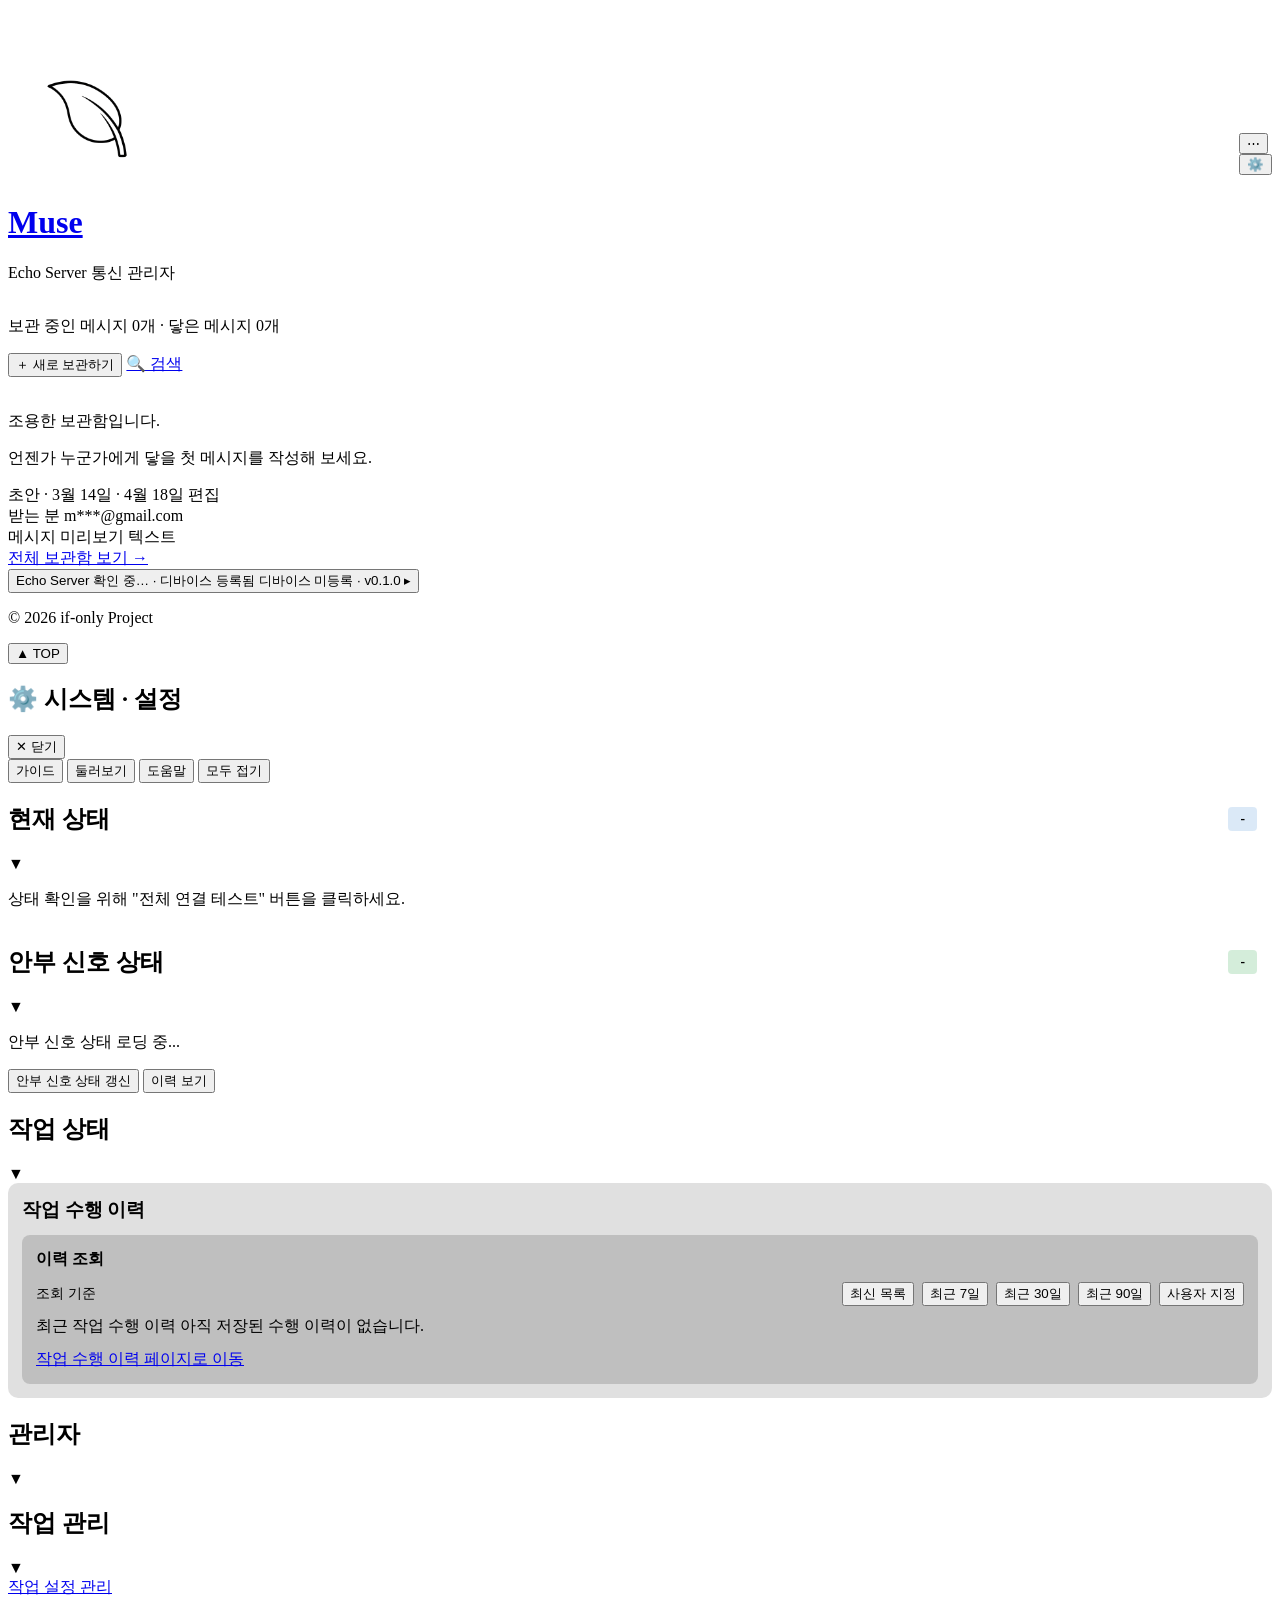
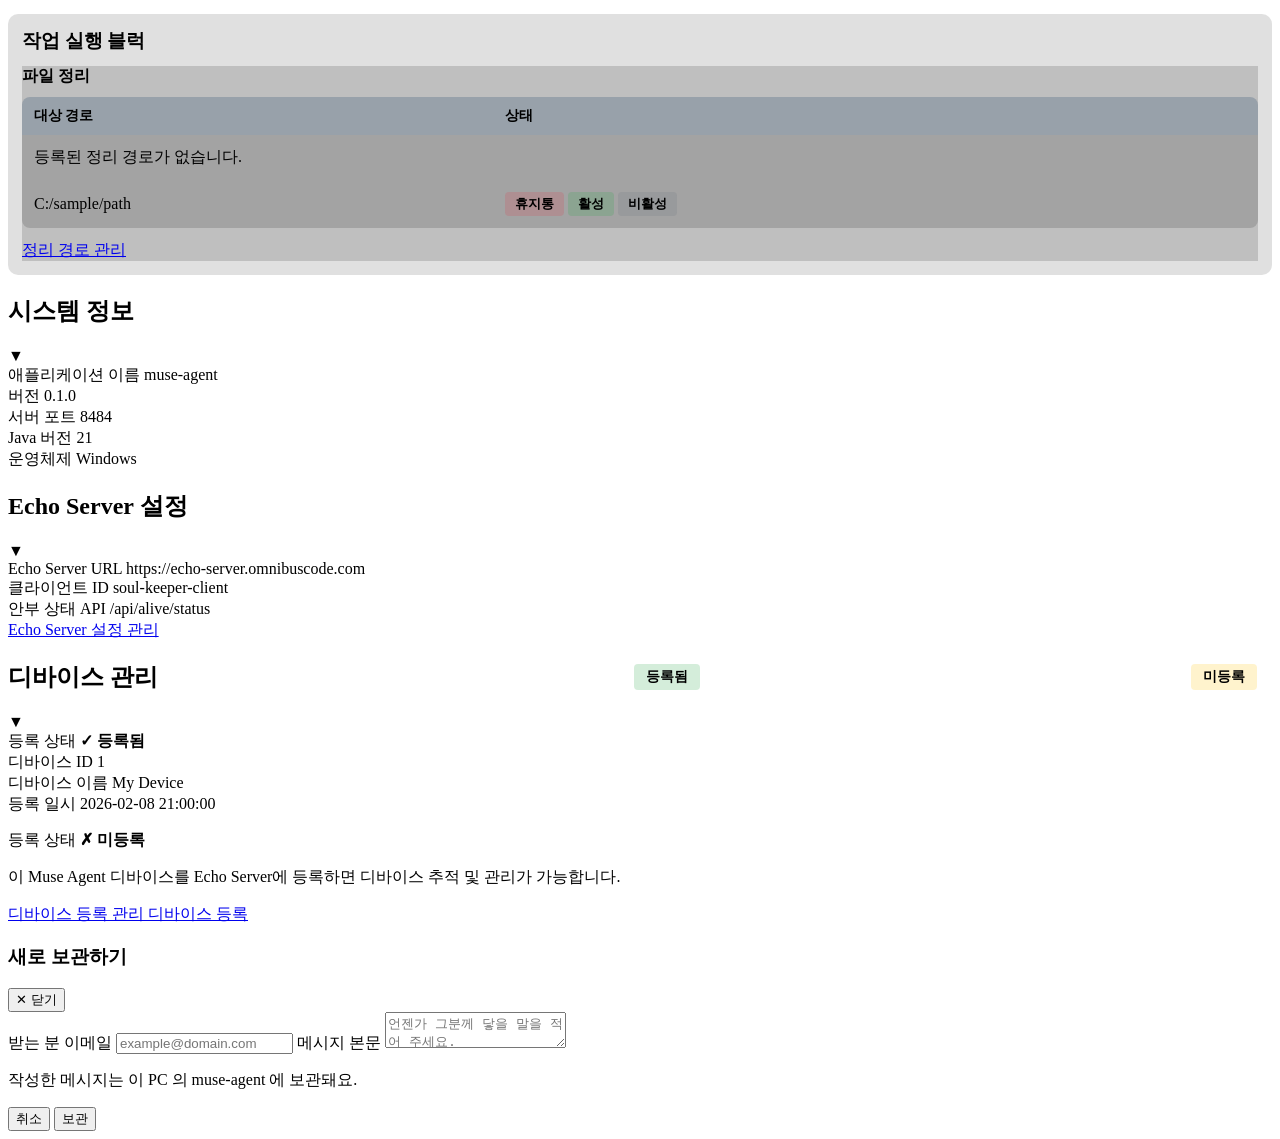
<file: src/main/resources/templates/index.html>
<!DOCTYPE html>
<html xmlns:th="http://www.thymeleaf.org" th:lang="${#locale.language}">
<head>
    <meta charset="UTF-8">
    <meta name="viewport" content="width=device-width, initial-scale=1.0">
    <title th:text="#{page.dashboard.title}">Muse Agent 대시보드</title>
    <link rel="stylesheet" th:href="@{/css/style.css}">
    <script>(function(){var t=localStorage.getItem('theme-preference');if(t)document.documentElement.dataset.theme=t;})()</script>
    <link rel="stylesheet" th:href="@{/vendor/driverjs/driver.css}">
    <link rel="icon" type="image/svg+xml" th:href="@{/img/muse-agent.svg(v=${appVersion})}">
    <link rel="icon" type="image/x-icon" th:href="@{/favicon.ico(v=${appVersion})}">
    <link rel="apple-touch-icon" th:href="@{/img/muse-brand.png(v=${appVersion})}">
</head>
<body>
    <div class="container">
        <header>
            <div style="display: flex; justify-content: space-between; align-items: center; flex-wrap: wrap; gap: 10px;">
                <div>
                    <h1 class="service-title">
                        <a href="/" class="service-title-brand">
                            <img th:src="@{/img/muse-agent.svg(v=${appVersion})}" src="/img/muse-agent.svg" alt="Muse" class="service-title-logo">
                            <span>Muse</span>
                        </a>
                    </h1>
                    <p class="subtitle" th:text="#{page.dashboard.subtitle}">Echo Server 통신 관리자</p>
                </div>
                <div class="muse-action-group">
                    <!-- 더보기 (⋯): 가이드 / 도움말 / 테마 / 언어 묶음. 클릭 시 확장. -->
                    <div class="muse-more-menu">
                        <button id="btnMoreMenu" type="button" class="btn btn-outline btn-sm muse-more-toggle"
                                onclick="toggleMoreMenu(event)"
                                th:attr="title=#{nav.more_menu.tooltip}"
                                title="더보기">⋯</button>
                        <div class="muse-more-dropdown" id="moreMenuDropdown" style="display:none;">
                            <a href="#" id="museThemeToggle" class="muse-more-item"
                               onclick="(function(){var cur=document.documentElement.dataset.theme==='dark'?'dark':'soft';var t=cur==='dark'?'soft':'dark';localStorage.setItem('theme-preference',t);if(t==='soft')document.documentElement.removeAttribute('data-theme');else document.documentElement.dataset.theme=t;fetch('/api/settings/theme',{method:'PUT',headers:{'Content-Type':'application/json'},body:JSON.stringify({theme:t})}).catch(function(){});})();closeMoreMenu();return false;"
                               th:text="#{nav.theme}">테마</a>
                            <div class="muse-more-divider"></div>
                            <a class="muse-more-item" th:href="@{''(lang='ko')}" onclick="closeMoreMenu()" th:text="#{nav.lang.ko}">한국어</a>
                            <a class="muse-more-item" th:href="@{''(lang='en')}" onclick="closeMoreMenu()" th:text="#{nav.lang.en}">EN</a>
                            <a class="muse-more-item" th:href="@{''(lang='ja')}" onclick="closeMoreMenu()" th:text="#{nav.lang.ja}">日本語</a>
                        </div>
                    </div>
                    <!-- ⚙️ 시스템 패널 토글 (단독 노출 유지) -->
                    <button id="btnSystemPanel" class="btn btn-outline btn-sm btn-system-panel" type="button"
                            onclick="toggleSystemPanel()"
                            th:attr="title=#{nav.system_panel.tooltip}"
                            title="시스템 · 설정">⚙️</button>
                </div>
            </div>
        </header>

        <main>
            <!-- Echo Note Hero (Phase 3) — 메인 = 잔잔한 물결 보관함 요약 뷰 -->
            <section class="echo-note-hero">
                <p class="echo-note-state-line">
                    <span th:text="#{page.dashboard.echo_note.state.holding(${echoNoteHoldingCount})}">보관 중인 메시지 0개</span>
                    <span class="echo-note-state-sep">·</span>
                    <span th:text="#{page.dashboard.echo_note.state.sent(${echoNoteSentCount})}">닿은 메시지 0개</span>
                </p>

                <div class="echo-note-actions">
                    <button type="button" class="btn btn-primary echo-note-btn-compose" onclick="openComposeModal()"
                            th:text="#{page.dashboard.echo_note.btn.compose}">＋ 새로 보관하기</button>
                    <a href="/echo-note?focus=search" class="btn btn-outline echo-note-btn-search"
                       th:text="#{page.dashboard.echo_note.btn.search}">🔍 검색</a>
                </div>

                <!-- 빈 보관함 -->
                <div th:if="${#lists.isEmpty(recentEchoNotes)}" class="echo-note-empty">
                    <img class="echo-note-empty-icon" th:src="@{/img/muse-agent.svg(v=${appVersion})}" alt="">
                    <p class="echo-note-empty-msg" th:text="#{page.dashboard.echo_note.empty}">조용한 보관함입니다.</p>
                    <p class="echo-note-empty-sub" th:text="#{page.dashboard.echo_note.empty.sub}">언젠가 누군가에게 닿을 첫 메시지를 작성해 보세요.</p>
                </div>

                <!-- 메시지 카드 목록 (최근 5건) -->
                <div th:unless="${#lists.isEmpty(recentEchoNotes)}" class="echo-note-messages">
                    <article th:each="msg : ${recentEchoNotes}"
                             class="echo-note-msg"
                             th:classappend="${msg.status == 'DRAFT' ? 'is-draft' : (msg.status == 'READY' ? 'is-ready' : 'is-sent')}"
                             th:attr="data-msg-id=${msg.id}"
                             th:onclick="'window.location.href=\'/echo-note?id=' + ${msg.id} + '\''">
                        <div class="echo-note-msg-top">
                            <span class="echo-note-marker"></span>
                            <span class="echo-note-status-label"
                                  th:text="${msg.status == 'DRAFT'} ? #{page.dashboard.echo_note.status.draft}
                                          : (${msg.status == 'READY'} ? #{page.dashboard.echo_note.status.ready}
                                          : #{page.dashboard.echo_note.status.sent})">초안</span>
                            <span th:if="${msg.status == 'SENT' and msg.sentAt != null}" class="echo-note-msg-date">
                                · <span th:text="${#temporals.format(msg.sentAt, 'M월 d일')}">3월 14일</span>
                            </span>
                            <span th:if="${msg.status == 'DRAFT' and msg.updatedAt != null}" class="echo-note-msg-date">
                                · <span th:text="${#temporals.format(msg.updatedAt, 'M월 d일 편집')}">4월 18일 편집</span>
                            </span>
                        </div>
                        <div class="echo-note-msg-recipient">
                            <span class="echo-note-msg-recipient-key" th:text="#{page.dashboard.echo_note.recipient_label}">받는 분</span>
                            <span class="echo-note-msg-recipient-mail"
                                  th:with="email=${msg.recipientEmail},atIdx=${email != null ? email.indexOf('@') : -1}"
                                  th:text="${atIdx > 0 ? email.substring(0,1) + '***' + email.substring(atIdx) : '—'}">m***@gmail.com</span>
                        </div>
                        <div class="echo-note-msg-preview" th:text="${#strings.abbreviate(msg.originalMessage, 100)}">메시지 미리보기 텍스트</div>
                    </article>

                    <div class="echo-note-see-all">
                        <a href="/echo-note" th:text="#{page.dashboard.echo_note.see_all}">전체 보관함 보기 →</a>
                    </div>
                </div>
            </section>

        </main>

        <!-- Phase 5a: footer 시스템 상태 한 줄. 정상 시 회색, 이상 시 자동 색 강화. 클릭 시 시스템 패널 열림. -->
        <footer class="muse-footer-bar">
            <button type="button" class="muse-footer-status" onclick="toggleSystemPanel()"
                    th:classappend="${deviceStatus.registered ? 'is-ok' : 'is-warn'}">
                <span class="muse-footer-dot" id="footerEchoDot"></span>
                <span id="footerEchoStatusText" th:text="#{page.dashboard.footer.echo_checking}">Echo Server 확인 중…</span>
                <span class="muse-footer-sep">·</span>
                <span th:if="${deviceStatus.registered}" th:text="#{page.dashboard.footer.device_registered}">디바이스 등록됨</span>
                <span th:unless="${deviceStatus.registered}" class="muse-footer-warn-text" th:text="#{page.dashboard.footer.device_not_registered}">디바이스 미등록</span>
                <span class="muse-footer-sep">·</span>
                <span>v<span th:text="${appVersion}">0.1.0</span></span>
                <span class="muse-footer-caret">▸</span>
            </button>
            <p class="muse-footer-copyright">&copy; 2026 if-only Project</p>
        </footer>
    </div>

    <!-- Floating TOP Button -->
    <button id="btnTop" class="btn-top" onclick="scrollToTop()" title="Go to top">&#9650; TOP</button>

    <!-- System Panel — Phase 2 이주 완료. 패널 내부에 5개 시스템 카드 (안부 신호/작업 이력/Echo Server 설정/디바이스/파일 정리/시스템 정보). -->
    <div id="museSystemPanelOverlay" class="muse-system-panel-overlay" aria-hidden="true"></div>
    <aside id="museSystemPanel" class="muse-system-panel" role="dialog"
           aria-labelledby="museSystemPanelTitle" aria-hidden="true">
        <div class="muse-system-panel-header">
            <h2 id="museSystemPanelTitle" th:text="#{nav.system_panel.title}">⚙️ 시스템 · 설정</h2>
            <button class="muse-system-panel-close" type="button" onclick="closeSystemPanel()"
                    th:text="#{nav.system_panel.close}">✕ 닫기</button>
        </div>

        <!-- 도구 줄 (sticky): 가이드 / 둘러보기 / 도움말 / 모두 접기 — 헤더 아래, 본문 위. -->
        <div class="muse-system-panel-tools">
            <button id="btnGuidePage" class="btn btn-outline btn-sm" type="button"
                onclick="location.href='/guide'"
                th:text="#{nav.guide}">가이드</button>
            <button id="btnStartGuide" class="btn btn-outline btn-sm" type="button"
                th:attr="data-help-title=#{tour.muse.guide.title},data-help-desc=#{tour.muse.guide.desc},data-help-placement='bottom'"
                th:text="#{nav.guide_start}">둘러보기</button>
            <button id="btnHelpMode" class="btn btn-outline btn-sm btn-help-toggle" type="button" data-help-toggle="true"
                th:attr="data-label-show=#{page.help.toggle.show},data-label-hide=#{page.help.toggle.hide}"
                th:text="#{page.help.toggle.show}">도움말</button>
            <button id="btnToggleAll" class="btn btn-sm muse-system-panel-toggle-all" type="button" onclick="toggleAllCards()"
                    th:attr="data-help-title=#{help.dashboard.collapse_toggle.title},data-help-desc=#{help.dashboard.collapse_toggle.desc},data-help-placement='bottom'"
                    th:text="#{page.dashboard.collapse_all}">모두 접기</button>
        </div>

        <div class="muse-system-panel-body">

            <!-- Status Section (Current Status) -->
            <section class="card collapsible-card" id="statusSection" data-card-id="current-status"
                th:attr="data-help-title=#{tour.muse.status.title},data-help-desc=#{tour.muse.status.desc},data-help-placement='bottom'">
                <div class="card-header" onclick="toggleCard('current-status')">
                    <div style="display: flex; justify-content: space-between; width: 100%; align-items: center;">
                        <h2 th:text="#{page.dashboard.section.current_status}">현재 상태</h2>
                        <span id="currentStatusBadge" style="background-color: rgba(74, 144, 217, 0.2); color: var(--primary-color); padding: 4px 12px; border-radius: 4px; font-size: 0.85rem; font-weight: 600; margin-right: 15px;">-</span>
                    </div>
                    <span class="collapse-icon">&#9660;</span>
                </div>
                <div class="card-content">
                <div id="statusContent" class="status-content">
                    <p class="status-message" th:text="#{page.dashboard.status_message}">상태 확인을 위해 "전체 연결 테스트" 버튼을 클릭하세요.</p>
                </div>
                </div>
            </section>

            <!-- Alive Status Section -->
            <section class="card collapsible-card" id="aliveStatusSection" data-card-id="alive-status"
                th:attr="data-help-title=#{tour.muse.alive.title},data-help-desc=#{tour.muse.alive.desc},data-help-placement='bottom'">
                <div class="card-header" onclick="toggleCard('alive-status')">
                    <div style="display: flex; justify-content: space-between; width: 100%; align-items: center;">
                        <h2 th:text="#{page.dashboard.section.alive_status}">안부 신호 상태</h2>
                        <span id="aliveStatusBadge" style="background-color: rgba(40, 167, 69, 0.2); color: var(--success-color); padding: 4px 12px; border-radius: 4px; font-size: 0.85rem; font-weight: 600; margin-right: 15px;">-</span>
                    </div>
                    <span class="collapse-icon">&#9660;</span>
                </div>
                <div class="card-content">
                <div id="aliveStatusContent" class="status-content">
                    <p class="status-message" th:text="#{page.dashboard.loading_alive}">안부 신호 상태 로딩 중...</p>
                </div>
                <div class="test-buttons" style="margin-top: 15px;">
                    <button id="btnRefreshAlive" class="btn btn-info" onclick="refreshAliveStatus()"
                            th:attr="data-help-title=#{help.dashboard.refresh_alive.title},data-help-desc=#{help.dashboard.refresh_alive.desc},data-help-placement='top'"
                            th:text="#{page.dashboard.btn.refresh_alive}">
                        안부 신호 상태 갱신
                    </button>
                    <button id="btnAliveHistory" class="btn btn-secondary" onclick="loadAliveHistory()"
                            th:attr="data-help-title=#{help.dashboard.alive_history.title},data-help-desc=#{help.dashboard.alive_history.desc},data-help-placement='top'"
                            th:text="#{page.dashboard.btn.view_history}">
                        이력 보기
                    </button>
                </div>
                <div id="aliveHistoryContent" class="hidden" style="margin-top: 15px;"></div>
                </div>
            </section>

            <!-- Task Status Section -->
            <section class="card collapsible-card" data-card-id="task-mgmt"
                th:attr="data-help-title=#{tour.muse.task_status.title},data-help-desc=#{tour.muse.task_status.desc},data-help-placement='bottom'">
                <div class="card-header" onclick="toggleCard('task-mgmt')">
                    <h2 th:text="#{page.dashboard.section.task_mgmt}">작업 상태</h2>
                    <span class="collapse-icon">&#9660;</span>
                </div>
                <div class="card-content" style="display: flex; flex-direction: column; gap: 14px;">
                    <div style="background-color: rgba(0, 0, 0, 0.12); border: 1px solid var(--border-color); border-radius: 10px; padding: 14px;">
                        <h3 style="margin: 0 0 12px; color: var(--text-primary);" th:text="#{page.dashboard.section.task_history}">작업 수행 이력</h3>
                        <div style="background-color: rgba(0,0,0,0.15); border-radius: 8px; padding: 14px;">
                            <h4 style="margin: 0 0 12px; color: var(--text-primary);" th:text="#{page.dashboard.section.task_history_lookup}">이력 조회</h4>
                            <div style="display: flex; justify-content: space-between; align-items: center; flex-wrap: wrap; gap: 10px; margin-bottom: 10px;">
                                <span id="taskHistorySummaryRange" style="color: var(--text-secondary); font-size: 0.9rem;" th:text="#{page.dashboard.task_summary.range_label}">조회 기준</span>
                                <div style="display: inline-flex; gap: 8px; flex-wrap: wrap;">
                                    <button id="taskSummaryPeriodLatest" type="button" class="btn btn-outline btn-sm" onclick="setTaskHistorySummaryMode('latest')" th:text="#{page.dashboard.task_summary.period_latest}">최신 목록</button>
                                    <button id="taskSummaryPeriod7" type="button" class="btn btn-outline btn-sm" onclick="setTaskHistorySummaryMode('range', 7)" th:text="#{page.dashboard.task_summary.period_7d}">최근 7일</button>
                                    <button id="taskSummaryPeriod30" type="button" class="btn btn-outline btn-sm" onclick="setTaskHistorySummaryMode('range', 30)" th:text="#{page.dashboard.task_summary.period_30d}">최근 30일</button>
                                    <button id="taskSummaryPeriod90" type="button" class="btn btn-outline btn-sm" onclick="setTaskHistorySummaryMode('range', 90)" th:text="#{page.dashboard.task_summary.period_90d}">최근 90일</button>
                                    <button id="taskSummaryPeriodCustom" type="button" class="btn btn-outline btn-sm" onclick="setTaskHistorySummaryMode('custom')" th:text="#{page.dashboard.task_summary.period_custom}">사용자 지정</button>
                                </div>
                            </div>
                            <div id="taskHistorySummaryCustomRange" style="display: none; margin-bottom: 10px;">
                                <div style="display: flex; flex-wrap: wrap; gap: 8px; align-items: end;">
                                    <div>
                                        <label for="taskSummaryCustomStart" style="display:block; color: var(--text-secondary); font-size: 0.82rem; margin-bottom: 4px;" th:text="#{page.dashboard.task_summary.custom_start}">시작일</label>
                                        <input id="taskSummaryCustomStart" type="date" style="padding: 8px; border-radius: 6px; background-color: rgba(0,0,0,0.2); color: var(--text-primary); border: 1px solid var(--border-color);" />
                                    </div>
                                    <div>
                                        <label for="taskSummaryCustomEnd" style="display:block; color: var(--text-secondary); font-size: 0.82rem; margin-bottom: 4px;" th:text="#{page.dashboard.task_summary.custom_end}">종료일</label>
                                        <input id="taskSummaryCustomEnd" type="date" style="padding: 8px; border-radius: 6px; background-color: rgba(0,0,0,0.2); color: var(--text-primary); border: 1px solid var(--border-color);" />
                                    </div>
                                    <button type="button" class="btn btn-secondary btn-sm" onclick="applyCustomTaskHistorySummaryRange()" th:text="#{page.dashboard.task_summary.apply}">적용</button>
                                </div>
                            </div>
                            <div id="taskHistorySummaryContent" class="info-grid">
                                <div class="info-item full-width">
                                    <span class="label" th:text="#{page.dashboard.js.task_history_title}">최근 작업 수행 이력</span>
                                    <span class="value" th:text="#{page.dashboard.task_summary.no_data}">아직 저장된 수행 이력이 없습니다.</span>
                                </div>
                            </div>
                            <div class="test-buttons" style="margin-top: 12px;">
                                          <a id="btnOpenTaskHistoryPage" href="/task-history" class="btn btn-primary"
                                              th:attr="data-help-title=#{tour.muse.task_history_page.title},data-help-desc=#{tour.muse.task_history_page.desc},data-help-placement='top'"
                                              th:text="#{page.dashboard.btn.open_task_history_page}">작업 수행 이력 페이지로 이동</a>
                            </div>
                        </div>
                    </div>
                </div>
            </section>

            <!-- Admin Section (groups System Info / Echo Config / Device Mgmt) -->
            <section class="card collapsible-card" data-card-id="admin">
                <div class="card-header" onclick="toggleCard('admin')">
                    <h2 th:text="#{page.dashboard.section.admin}">관리자</h2>
                    <span class="collapse-icon">&#9660;</span>
                </div>
                <div class="card-content admin-card-content">

            <!-- Task Management Section -->
            <section class="card collapsible-card" data-card-id="task-management"
                th:attr="data-help-title=#{tour.muse.task.title},data-help-desc=#{tour.muse.task.desc},data-help-placement='bottom'">
                <div class="card-header" onclick="toggleCard('task-management')">
                    <h2 th:text="#{page.dashboard.section.task_management}">작업 관리</h2>
                    <span class="collapse-icon">&#9660;</span>
                </div>
                <div class="card-content" style="display: flex; flex-direction: column; gap: 14px;">
                    <div class="test-buttons" style="margin-bottom: 2px;">
                        <a id="btnManageTaskSettings" href="/task-settings" class="btn btn-primary"
                           th:text="#{page.dashboard.btn.manage_task_settings}">작업 설정 관리</a>
                    </div>
                    <div style="background-color: rgba(0, 0, 0, 0.12); border: 1px solid var(--border-color); border-radius: 10px; padding: 14px;">
                        <h3 style="margin: 0 0 12px; color: var(--text-primary);" th:text="#{page.dashboard.section.task_bundle}">작업 실행 블럭</h3>
                        <div class="info-grid">
                            <div class="info-item full-width" style="background-color: rgba(0,0,0,0.15);">
                                <h4 style="margin: 0 0 10px; color: var(--text-primary);" th:text="#{page.dashboard.section.file_cleanup}">파일 정리</h4>
                                <div style="overflow-x: auto; margin-bottom: 12px;">
                                    <table style="width: 100%; border-collapse: collapse; background-color: rgba(0, 0, 0, 0.15); border-radius: 8px; overflow: hidden;">
                                        <thead>
                                            <tr style="background-color: rgba(74, 144, 217, 0.12);">
                                                <th style="text-align: left; padding: 10px 12px; color: var(--text-secondary); font-size: 0.85rem; text-transform: uppercase;" th:text="#{page.dashboard.label.target_path}">대상 경로</th>
                                                <th style="text-align: left; padding: 10px 12px; color: var(--text-secondary); font-size: 0.85rem; text-transform: uppercase;" th:text="#{page.dashboard.label.status}">상태</th>
                                            </tr>
                                        </thead>
                                        <tbody>
                                            <tr th:if="${#lists.isEmpty(cleanupPaths)}">
                                                <td colspan="2" style="padding: 12px; color: var(--text-secondary);" th:text="#{page.dashboard.msg.no_cleanup_paths}">등록된 정리 경로가 없습니다.</td>
                                            </tr>
                                            <tr th:each="path : ${cleanupPaths}" style="border-top: 1px solid var(--border-color);">
                                                <td style="padding: 12px; color: var(--text-primary); word-break: break-all;" th:text="${path.path}">C:/sample/path</td>
                                                <td style="padding: 12px;">
                                                    <span th:if="${path.cleanupStatus == 'TRASH'}" style="display: inline-block; background-color: rgba(220, 53, 69, 0.18); color: var(--danger-color); padding: 3px 10px; border-radius: 4px; font-size: 0.82rem; font-weight: 600;" th:text="#{page.dashboard.status.trash}">휴지통</span>
                                                    <span th:if="${path.cleanupStatus == 'ENABLED'}" style="display: inline-block; background-color: rgba(40, 167, 69, 0.2); color: var(--success-color); padding: 3px 10px; border-radius: 4px; font-size: 0.82rem; font-weight: 600;" th:text="#{page.dashboard.status.enabled}">활성</span>
                                                    <span th:if="${path.cleanupStatus == 'DISABLED'}" style="display: inline-block; background-color: rgba(108, 117, 125, 0.2); color: var(--secondary-color); padding: 3px 10px; border-radius: 4px; font-size: 0.82rem; font-weight: 600;" th:text="#{page.dashboard.status.disabled}">비활성</span>
                                                </td>
                                            </tr>
                                        </tbody>
                                    </table>
                                </div>
                                <a id="btnManageCleanup" href="/cleanup" class="btn btn-primary"
                                              th:attr="data-help-title=#{help.dashboard.cleanup.title},data-help-desc=#{help.dashboard.cleanup.desc},data-help-placement='top'"
                                   th:text="#{page.dashboard.btn.manage_cleanup}">정리 경로 관리</a>
                            </div>
                        </div>
                    </div>
                </div>
            </section>

            <!-- System Information Section -->
            <section class="card collapsible-card" data-card-id="system-info">
                <div class="card-header" onclick="toggleCard('system-info')">
                    <h2 th:text="#{page.dashboard.section.system_info}">시스템 정보</h2>
                    <span class="collapse-icon">&#9660;</span>
                </div>
                <div class="card-content">
                <div class="info-grid">
                    <div class="info-item">
                        <span class="label" th:text="#{page.dashboard.label.app_name}">애플리케이션 이름</span>
                        <span class="value" th:text="${appName}">muse-agent</span>
                    </div>
                    <div class="info-item">
                        <span class="label" th:text="#{page.dashboard.label.version}">버전</span>
                        <span class="value" th:text="${appVersion}">0.1.0</span>
                    </div>
                    <div class="info-item">
                        <span class="label" th:text="#{page.dashboard.label.server_port}">서버 포트</span>
                        <span class="value" th:text="${serverPort}">8484</span>
                    </div>
                    <div class="info-item">
                        <span class="label" th:text="#{page.dashboard.label.java_version}">Java 버전</span>
                        <span class="value" th:text="${javaVersion}">21</span>
                    </div>
                    <div class="info-item">
                        <span class="label" th:text="#{page.dashboard.label.os}">운영체제</span>
                        <span class="value" th:text="${osName}">Windows</span>
                    </div>
                </div>
                </div>
            </section>

            <!-- Echo Server Configuration Section -->
            <section class="card collapsible-card" data-card-id="echo-config"
                th:attr="data-help-title=#{tour.muse.echo_config.title},data-help-desc=#{tour.muse.echo_config.desc},data-help-placement='bottom'">
                <div class="card-header" onclick="toggleCard('echo-config')">
                    <h2 th:text="#{page.dashboard.section.echo_config}">Echo Server 설정</h2>
                    <span class="collapse-icon">&#9660;</span>
                </div>
                <div class="card-content">
                <div class="info-grid">
                    <div class="info-item full-width">
                        <span class="label" th:text="#{page.dashboard.label.echo_url}">Echo Server URL</span>
                        <span class="value">
                            <a class="value-link" th:href="${echoServerUrl}" th:text="${echoServerUrl}" target="_blank" rel="noopener noreferrer">https://echo-server.omnibuscode.com</a>
                        </span>
                    </div>
                    <div class="info-item">
                        <span class="label" th:text="#{page.dashboard.label.client_id}">클라이언트 ID</span>
                        <span class="value" th:text="${echoServerClientId}">soul-keeper-client</span>
                    </div>
                    <div class="info-item">
                        <span class="label" th:text="#{page.dashboard.label.alive_status_api}">안부 상태 API</span>
                        <span class="value">/api/alive/status</span>
                    </div>
                </div>

                <a id="btnManageEchoConfig" href="/echo-config" class="btn btn-primary" style="margin-top: 15px;"
                   th:text="#{page.dashboard.btn.manage_echo_config}">
                    Echo Server 설정 관리
                </a>
                </div>
            </section>

            <!-- Device Management Section -->
            <section class="card collapsible-card" data-card-id="device-mgmt"
                th:attr="data-help-title=#{tour.muse.device.title},data-help-desc=#{tour.muse.device.desc},data-help-placement='bottom',data-device-registered=${deviceStatus.registered}">
                <div class="card-header" onclick="toggleCard('device-mgmt')">
                    <div style="display: flex; justify-content: space-between; width: 100%; align-items: center;">
                        <h2 th:text="#{page.dashboard.section.device_mgmt}">디바이스 관리</h2>
                        <span id="deviceStatusBadge" th:if="${deviceStatus.registered}" style="background-color: rgba(40, 167, 69, 0.2); color: var(--success-color); padding: 4px 12px; border-radius: 4px; font-size: 0.85rem; font-weight: 600; margin-right: 15px;" th:text="#{page.dashboard.badge.registered}">등록됨</span>
                        <span id="deviceStatusBadge" th:unless="${deviceStatus.registered}" style="background-color: rgba(255, 193, 7, 0.2); color: var(--warning-color); padding: 4px 12px; border-radius: 4px; font-size: 0.85rem; font-weight: 600; margin-right: 15px;" th:text="#{page.dashboard.badge.not_registered}">미등록</span>
                    </div>
                    <span class="collapse-icon">&#9660;</span>
                </div>
                <div class="card-content">

                <!-- Device Registration Status -->
                <div th:if="${deviceStatus.registered}" class="info-grid" style="margin-bottom: 15px;">
                    <div class="info-item">
                        <span class="label" th:text="#{page.dashboard.label.reg_status}">등록 상태</span>
                        <span class="value" style="color: var(--success-color); font-weight: 600;">&#10003; <th:block th:text="#{page.dashboard.badge.registered}">등록됨</th:block></span>
                    </div>
                    <div class="info-item">
                        <span class="label" th:text="#{page.dashboard.label.device_id}">디바이스 ID</span>
                        <span class="value" th:text="${deviceStatus.deviceId}">1</span>
                    </div>
                    <div class="info-item">
                        <span class="label" th:text="#{page.dashboard.label.device_name}">디바이스 이름</span>
                        <span class="value" th:text="${deviceStatus.deviceName}">My Device</span>
                    </div>
                    <div class="info-item">
                        <span class="label" th:text="#{page.dashboard.label.registered_at}">등록 일시</span>
                        <span class="value" th:text="${#temporals.format(deviceStatus.registeredAt, 'yyyy-MM-dd HH:mm:ss')}">2026-02-08 21:00:00</span>
                    </div>
                </div>

                <div th:unless="${deviceStatus.registered}" style="margin-bottom: 15px;">
                    <div class="info-item" style="margin-bottom: 10px;">
                        <span class="label" th:text="#{page.dashboard.label.reg_status}">등록 상태</span>
                        <span class="value" style="color: var(--warning-color); font-weight: 600;">&#10007; <th:block th:text="#{page.dashboard.badge.not_registered}">미등록</th:block></span>
                    </div>
                    <p style="color: var(--text-secondary);" th:text="#{page.dashboard.msg.not_registered}">
                        이 Muse Agent 디바이스를 Echo Server에 등록하면 디바이스 추적 및 관리가 가능합니다.
                    </p>
                </div>

                <a id="btnDeviceManage" href="/device/register" class="btn btn-primary">
                    <span th:if="${deviceStatus.registered}" th:text="#{page.dashboard.btn.manage_device}">디바이스 등록 관리</span>
                    <span th:unless="${deviceStatus.registered}" th:text="#{page.dashboard.btn.register_device}">디바이스 등록</span>
                </a>
                </div>
            </section>

                </div>
            </section>
            <!-- /Admin Section -->

        </div>
    </aside>

    <!-- Compose Modal (Phase 3 — Echo Note 새 메시지 작성) -->
    <div id="composeModalOverlay" class="compose-modal-overlay" aria-hidden="true">
        <div class="compose-modal" role="dialog" aria-labelledby="composeModalTitle">
            <div class="compose-modal-head">
                <h3 id="composeModalTitle" th:text="#{page.dashboard.echo_note.compose.title}">새로 보관하기</h3>
                <button type="button" class="compose-modal-close" onclick="closeComposeModal()"
                        th:text="#{page.dashboard.echo_note.compose.close}">✕ 닫기</button>
            </div>
            <form class="compose-modal-body" onsubmit="event.preventDefault(); submitNewMessage();">
                <label for="composeRecipient" th:text="#{page.dashboard.echo_note.compose.recipient}">받는 분 이메일</label>
                <input type="email" id="composeRecipient" required
                       th:placeholder="#{page.dashboard.echo_note.compose.recipient_ph}" placeholder="example@domain.com" />

                <label for="composeMessage" th:text="#{page.dashboard.echo_note.compose.message}">메시지 본문</label>
                <textarea id="composeMessage" required
                          th:placeholder="#{page.dashboard.echo_note.compose.message_ph}" placeholder="언젠가 그분께 닿을 말을 적어 주세요."></textarea>

                <p class="compose-modal-hint" th:text="#{page.dashboard.echo_note.compose.hint}">
                    작성한 메시지는 이 PC 의 muse-agent 에 보관돼요.
                </p>
            </form>
            <div class="compose-modal-foot">
                <button type="button" class="btn btn-secondary" onclick="closeComposeModal()"
                        th:text="#{page.dashboard.echo_note.compose.cancel}">취소</button>
                <button type="button" class="btn btn-primary" onclick="submitNewMessage()"
                        th:text="#{page.dashboard.echo_note.compose.submit}">보관</button>
            </div>
        </div>
    </div>

    <script th:inline="javascript">
    /*<![CDATA[*/
    const I18N = {
        testing: /*[[#{page.dashboard.js.testing}]]*/ '테스트 중...',
        connected: /*[[#{page.dashboard.js.connected}]]*/ '연결됨',
        failed: /*[[#{page.dashboard.js.failed}]]*/ '실패',
        overallStatus: /*[[#{page.dashboard.js.overall_status}]]*/ '전체 상태',
        lastTest: /*[[#{page.dashboard.js.last_test}]]*/ '마지막 테스트',
        aliveStatusLabel: /*[[#{page.dashboard.js.alive_status_label}]]*/ '상태',
        lastConfirmed: /*[[#{page.dashboard.js.last_confirmed}]]*/ '마지막 확인',
        nextDeadline: /*[[#{page.dashboard.js.next_deadline}]]*/ '다음 데드라인',
        ttl: /*[[#{page.dashboard.js.ttl}]]*/ 'TTL',
        recentEvents: /*[[#{page.dashboard.js.recent_events}]]*/ '최근 안부 신호 이벤트',
        confirmTime: /*[[#{page.dashboard.js.confirm_time}]]*/ '확인 시각',
        source: /*[[#{page.dashboard.js.source}]]*/ '출처',
        noEvents: /*[[#{page.dashboard.js.no_events}]]*/ '최근 안부 신호 이벤트가 없습니다.',
        noTaskHistory: /*[[#{page.dashboard.js.no_task_history}]]*/ '아직 저장된 작업 수행 이력이 없습니다.',
        taskHistoryTitle: /*[[#{page.dashboard.js.task_history_title}]]*/ '최근 작업 수행 이력',
        taskColTask: /*[[#{page.dashboard.js.task_col_task}]]*/ '작업',
        taskColStatus: /*[[#{page.dashboard.js.task_col_status}]]*/ '결과',
        taskColRunAt: /*[[#{page.dashboard.js.task_col_run_at}]]*/ '실행 시각',
        taskColTarget: /*[[#{page.dashboard.js.task_col_target}]]*/ '대상 수',
        taskColSuccess: /*[[#{page.dashboard.js.task_col_success}]]*/ '성공',
        taskColFailure: /*[[#{page.dashboard.js.task_col_failure}]]*/ '실패',
        taskStatusSuccess: /*[[#{page.dashboard.js.task_status_success}]]*/ '성공',
        taskStatusFailed: /*[[#{page.dashboard.js.task_status_failed}]]*/ '실패',
        taskStatusSkipped: /*[[#{page.dashboard.js.task_status_skipped}]]*/ '건너뜀',
        taskFilterAll: /*[[#{page.dashboard.js.task_filter_all}]]*/ '전체',
        taskFilterGroup: /*[[#{page.dashboard.js.task_filter_group}]]*/ '그룹',
        taskFilterTaskKey: /*[[#{page.dashboard.js.task_filter_task_key}]]*/ '작업 키',
        taskFilterStatus: /*[[#{page.dashboard.js.task_filter_status}]]*/ '상태',
        taskFilterStartDate: /*[[#{page.dashboard.js.task_filter_start_date}]]*/ '시작일',
        taskFilterEndDate: /*[[#{page.dashboard.js.task_filter_end_date}]]*/ '종료일',
        taskFilterSortBy: /*[[#{page.dashboard.js.task_filter_sort_by}]]*/ '정렬 기준',
        taskFilterSortDir: /*[[#{page.dashboard.js.task_filter_sort_dir}]]*/ '정렬 방향',
        taskFilterLimit: /*[[#{page.dashboard.js.task_filter_limit}]]*/ '조회 수',
        taskFilterReset: /*[[#{page.dashboard.js.task_filter_reset}]]*/ '필터 초기화',
        taskSortCreatedAt: /*[[#{page.dashboard.js.task_sort_created_at}]]*/ '생성 시각',
        taskSortCompletedAt: /*[[#{page.dashboard.js.task_sort_completed_at}]]*/ '완료 시각',
        taskSortStartedAt: /*[[#{page.dashboard.js.task_sort_started_at}]]*/ '시작 시각',
        taskSortAsc: /*[[#{page.dashboard.js.task_sort_asc}]]*/ '오름차순',
        taskSortDesc: /*[[#{page.dashboard.js.task_sort_desc}]]*/ '내림차순',
        taskDetailTitle: /*[[#{page.dashboard.js.task_detail_title}]]*/ '작업 상세',
        taskDetailClose: /*[[#{page.dashboard.js.task_detail_close}]]*/ '닫기',
        taskDetailExecutionId: /*[[#{page.dashboard.js.task_detail_execution_id}]]*/ '실행 ID',
        taskDetailTaskGroup: /*[[#{page.dashboard.js.task_detail_task_group}]]*/ '작업 그룹',
        taskDetailTaskKey: /*[[#{page.dashboard.js.task_detail_task_key}]]*/ '작업 키',
        taskDetailTaskName: /*[[#{page.dashboard.js.task_detail_task_name}]]*/ '작업 이름',
        taskDetailStatus: /*[[#{page.dashboard.js.task_detail_status}]]*/ '상태',
        taskDetailTarget: /*[[#{page.dashboard.js.task_detail_target}]]*/ '대상 수',
        taskDetailSuccess: /*[[#{page.dashboard.js.task_detail_success}]]*/ '성공 수',
        taskDetailFailure: /*[[#{page.dashboard.js.task_detail_failure}]]*/ '실패 수',
        taskDetailStartedAt: /*[[#{page.dashboard.js.task_detail_started_at}]]*/ '시작 시각',
        taskDetailCompletedAt: /*[[#{page.dashboard.js.task_detail_completed_at}]]*/ '완료 시각',
        taskDetailCreatedAt: /*[[#{page.dashboard.js.task_detail_created_at}]]*/ '저장 시각',
        taskDetailError: /*[[#{page.dashboard.js.task_detail_error}]]*/ '오류 메시지',
        taskDetailMetadata: /*[[#{page.dashboard.js.task_detail_metadata}]]*/ '메타데이터',
        taskDetailEmpty: /*[[#{page.dashboard.js.task_detail_empty}]]*/ '없음',
        taskDetailSummarySuccess: /*[[#{page.dashboard.js.task_detail_summary_success}]]*/ '성공',
        taskDetailSummaryFailed: /*[[#{page.dashboard.js.task_detail_summary_failed}]]*/ '실패',
        taskDetailSummarySkipped: /*[[#{page.dashboard.js.task_detail_summary_skipped}]]*/ '건너뜀',
        taskDetailSummaryUnknown: /*[[#{page.dashboard.js.task_detail_summary_unknown}]]*/ '알 수 없음',
        taskSummaryRecentRuns: /*[[#{page.dashboard.task_summary.recent_runs}]]*/ '최근 조회 건수',
        taskSummaryLatestRunAt: /*[[#{page.dashboard.task_summary.latest_run_at}]]*/ '마지막 실행 시각',
        taskSummarySuccess: /*[[#{page.dashboard.task_summary.success}]]*/ '성공',
        taskSummaryFailed: /*[[#{page.dashboard.task_summary.failed}]]*/ '실패',
        taskSummarySkipped: /*[[#{page.dashboard.task_summary.skipped}]]*/ '건너뜀',
        taskSummaryRangeLabel: /*[[#{page.dashboard.task_summary.range_label}]]*/ '조회 기준',
        taskSummaryPeriodLatest: /*[[#{page.dashboard.task_summary.period_latest}]]*/ '최신 목록',
        taskSummaryPeriod7d: /*[[#{page.dashboard.task_summary.period_7d}]]*/ '최근 7일',
        taskSummaryPeriod30d: /*[[#{page.dashboard.task_summary.period_30d}]]*/ '최근 30일',
        taskSummaryPeriod90d: /*[[#{page.dashboard.task_summary.period_90d}]]*/ '최근 90일',
        taskSummaryPeriodCustom: /*[[#{page.dashboard.task_summary.period_custom}]]*/ '사용자 지정',
        taskSummaryCustomStart: /*[[#{page.dashboard.task_summary.custom_start}]]*/ '시작일',
        taskSummaryCustomEnd: /*[[#{page.dashboard.task_summary.custom_end}]]*/ '종료일',
        taskSummaryApply: /*[[#{page.dashboard.task_summary.apply}]]*/ '적용',
        taskSummaryCustomRangeRequired: /*[[#{page.dashboard.task_summary.custom_range_required}]]*/ '사용자 지정 기간은 시작일/종료일을 모두 입력해야 합니다.',
        taskSummaryCustomRangeInvalid: /*[[#{page.dashboard.task_summary.custom_range_invalid}]]*/ '시작일은 종료일보다 늦을 수 없습니다.',
        taskSummaryNoData: /*[[#{page.dashboard.task_summary.no_data}]]*/ '아직 저장된 수행 이력이 없습니다.',
        collapseAll: /*[[#{page.dashboard.collapse_all}]]*/ '모두 접기',
        expandAll: /*[[#{page.dashboard.expand_all}]]*/ '모두 펼치기',
    };

    // Phase 5a: footer 시스템 상태 한 줄
    window.MUSE_FOOTER_I18N = {
        echoChecking: /*[[#{page.dashboard.footer.echo_checking}]]*/ 'Echo Server 확인 중…',
        echoOk: /*[[#{page.dashboard.footer.echo_ok}]]*/ 'Echo Server 정상',
        echoError: /*[[#{page.dashboard.footer.echo_error}]]*/ 'Echo Server 연결 실패'
    };

    window.MUSE_TOUR_I18N = {
        dashboardTitle: /*[[#{tour.muse.dashboard.title}]]*/ 'Muse Agent 대시보드',
        dashboardDesc: /*[[#{tour.muse.dashboard.desc}]]*/ '로컬 에이전트 상태, 스케줄, 디바이스를 한 번에 관리합니다.',
        statusTitle: /*[[#{tour.muse.status.title}]]*/ '현재 상태',
        statusDesc: /*[[#{tour.muse.status.desc}]]*/ 'Echo Server 연동 결과와 연결 상태를 확인합니다.',
        aliveTitle: /*[[#{tour.muse.alive.title}]]*/ '안부 신호 상태',
        aliveDesc: /*[[#{tour.muse.alive.desc}]]*/ '안부 상태와 최근 이벤트를 점검할 수 있습니다.',
        taskTitle: /*[[#{tour.muse.task.title}]]*/ '작업 관리',
        taskDesc: /*[[#{tour.muse.task.desc}]]*/ '정리 경로와 실행 작업을 관리합니다.',
        echoConfigTitle: /*[[#{tour.muse.echo_config.title}]]*/ 'Echo Server 설정',
        echoConfigDesc: /*[[#{tour.muse.echo_config.desc}]]*/ '연결 정보와 Alive-Check 설정을 조정합니다.',
        deviceTitle: /*[[#{tour.muse.device.title}]]*/ '디바이스 등록',
        deviceDesc: /*[[#{tour.muse.device.desc}]]*/ '디바이스를 등록해 Echo Server 연계를 활성화합니다.',
        guideTitle: /*[[#{tour.muse.guide.title}]]*/ '가이드 다시 보기',
        guideDesc: /*[[#{tour.muse.guide.desc}]]*/ '언제든 이 버튼으로 투어를 다시 시작할 수 있습니다.',
        echoPageTitle: /*[[#{tour.muse.echo_page.title}]]*/ 'Echo Server 설정 화면',
        echoPageDesc: /*[[#{tour.muse.echo_page.desc}]]*/ '연결 정보 입력, 테스트, Alive-Check 주기 설정을 수행합니다.',
        envTitle: /*[[#{tour.muse.env.title}]]*/ '설정 문자열 붙여넣기',
        envDesc: /*[[#{tour.muse.env.desc}]]*/ '발급받은 설정 문자열을 붙여넣고 자동 파싱할 수 있습니다.',
        credentialTitle: /*[[#{tour.muse.credential.title}]]*/ '연결 정보 입력',
        credentialDesc: /*[[#{tour.muse.credential.desc}]]*/ 'URL, Client ID, Client Secret을 입력합니다.',
        saveTestTitle: /*[[#{tour.muse.save_test.title}]]*/ '저장 및 테스트',
        saveTestDesc: /*[[#{tour.muse.save_test.desc}]]*/ '입력값 저장 후 즉시 연결 테스트를 실행합니다.',
        intervalTitle: /*[[#{tour.muse.interval.title}]]*/ 'Alive-Check 주기',
        intervalDesc: /*[[#{tour.muse.interval.desc}]]*/ '폴링 주기와 임계 일수를 조절해 자동 실행 민감도를 설정합니다.',
        fullTestTitle: /*[[#{tour.muse.full_test.title}]]*/ '전체 연결 테스트',
        fullTestDesc: /*[[#{tour.muse.full_test.desc}]]*/ '현재 설정 기준으로 통신 상태를 검증합니다.',
        taskStatusTitle: /*[[#{tour.muse.task_status.title}]]*/ '작업 상태',
        taskStatusDesc: /*[[#{tour.muse.task_status.desc}]]*/ '최근 작업 실행 결과 요약과 상세 이력 페이지로 이동할 수 있어요.',
        collapseToggleTitle: /*[[#{tour.muse.collapse_toggle.title}]]*/ '모두 접기 / 펼치기',
        collapseToggleDesc: /*[[#{tour.muse.collapse_toggle.desc}]]*/ '시스템 패널 안 카드들을 한 번에 접거나 펼칩니다.',
        cleanupNavTitle: /*[[#{tour.muse.cleanup_nav.title}]]*/ '정리 경로 관리',
        cleanupNavDesc: /*[[#{tour.muse.cleanup_nav.desc}]]*/ 'cleanup 경로 등록·편집 페이지로 이동합니다.',
        taskHistoryNavTitle: /*[[#{tour.muse.task_history_nav.title}]]*/ '작업 수행 이력',
        taskHistoryNavDesc: /*[[#{tour.muse.task_history_nav.desc}]]*/ '모든 자동/수동 작업의 상세 실행 로그 페이지로 이동합니다.'
    };

    // ===== Language Menu Combo =====
    function toggleLangMenu(e) {
        if (e) { e.preventDefault(); e.stopPropagation(); }
        var ld = document.getElementById('langDropdown');
        if (ld) ld.style.display = ld.style.display === 'none' ? 'block' : 'none';
    }
    function closeLangMenu() {
        var ld = document.getElementById('langDropdown');
        if (ld) ld.style.display = 'none';
    }

    // 콤보 외부 영역 클릭/터치 시 드롭다운 닫기
    document.addEventListener('click', function(e) {
        if (!e.target.closest('.lang-menu-combo')) {
            closeLangMenu();
        }
    });
    /*]]>*/
    </script>
    <script th:src="@{/js/app.js}"></script>
    <script th:src="@{/vendor/driverjs/driver.js.iife.js}"></script>
    <script th:src="@{/js/onboarding-tour.js}"></script>
    <script th:src="@{/js/context-help.js}"></script>
</body>
</html>
</file>
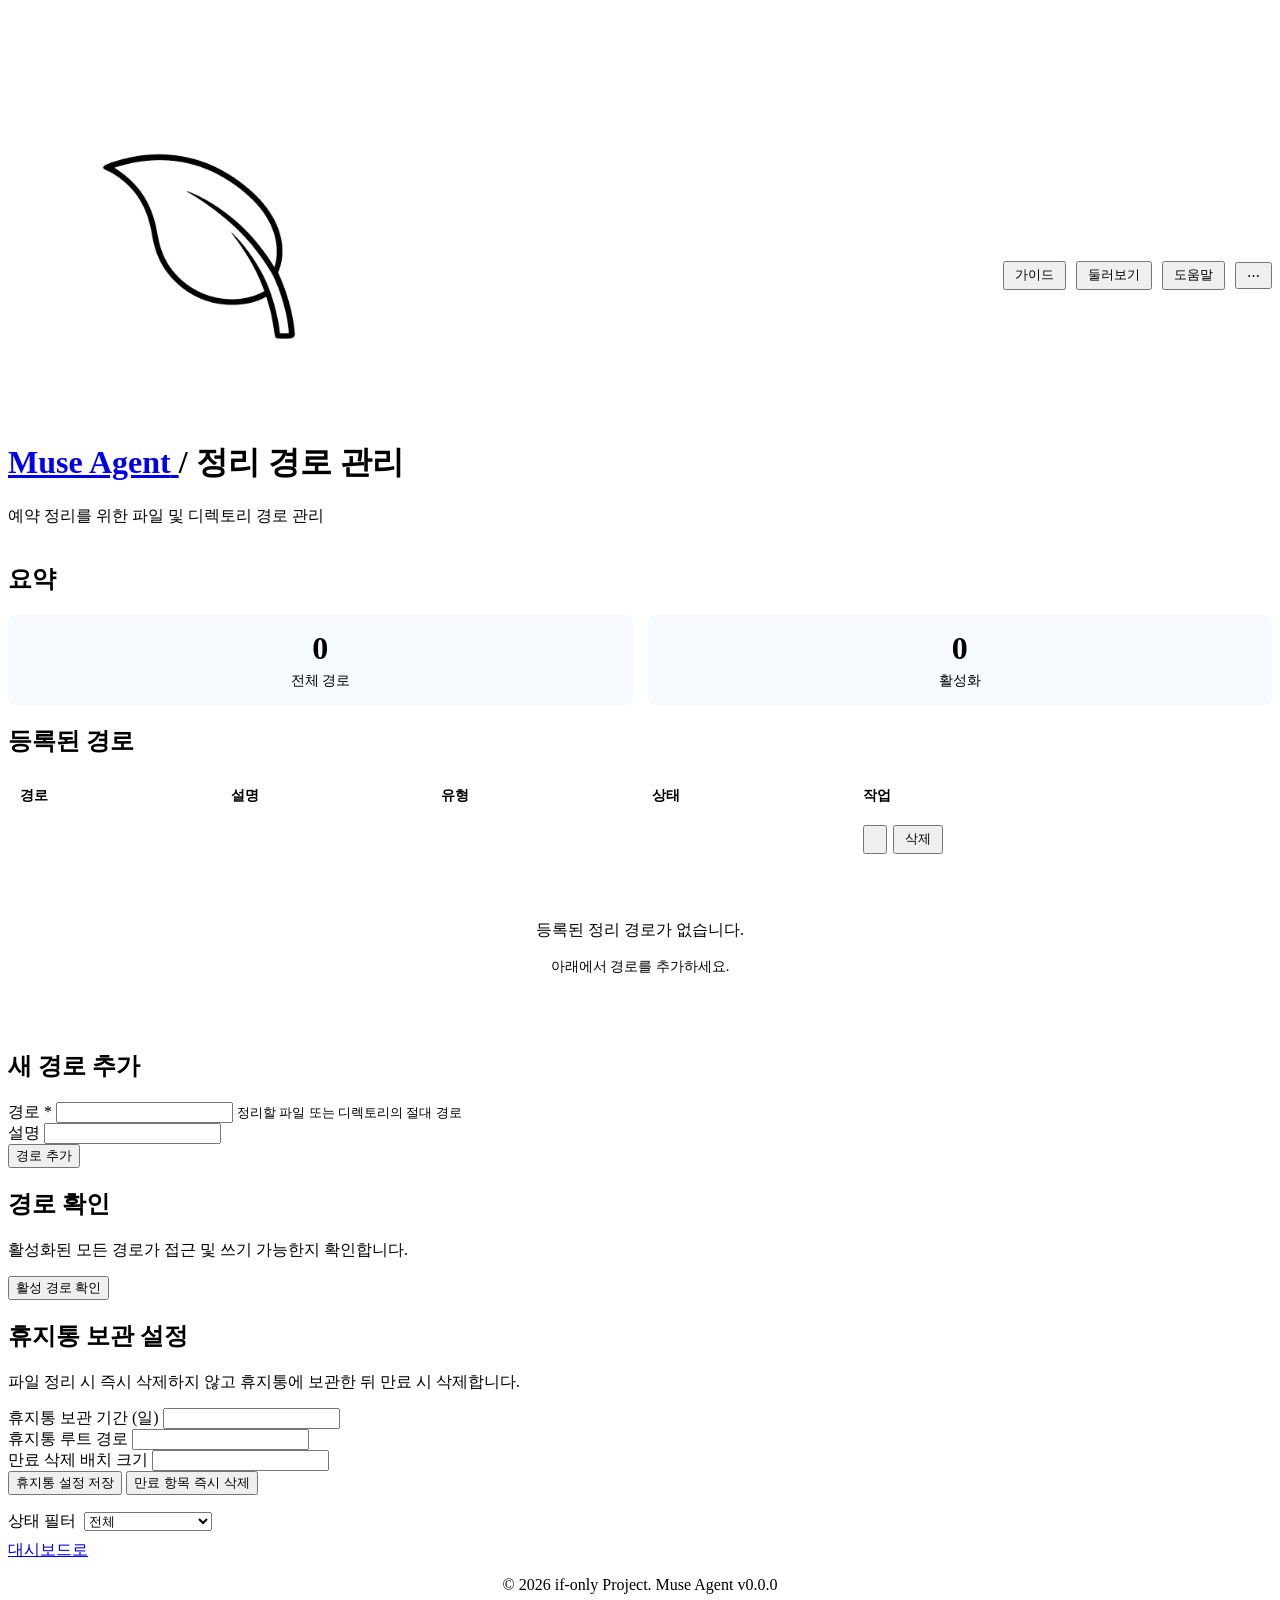
<file: src/main/resources/templates/cleanup.html>
<!DOCTYPE html>
<html xmlns:th="http://www.thymeleaf.org" th:lang="${#locale.language}">
<head>
    <meta charset="UTF-8">
    <meta name="viewport" content="width=device-width, initial-scale=1.0">
    <title th:text="#{page.cleanup.title}">정리 경로 관리</title>
    <link rel="stylesheet" th:href="@{/css/style.css}">
    <script>(function(){var t=localStorage.getItem('theme-preference');if(t)document.documentElement.dataset.theme=t;})()</script>
    <link rel="stylesheet" th:href="@{/vendor/driverjs/driver.css}">
    <link rel="icon" type="image/svg+xml" th:href="@{/img/muse-agent.svg(v=${appVersion})}">
    <link rel="icon" type="image/x-icon" th:href="@{/favicon.ico(v=${appVersion})}">
    <style>
        .path-table { width: 100%; border-collapse: collapse; margin-top: 15px; }
        .path-table th, .path-table td { padding: 10px 12px; text-align: left; border-bottom: 1px solid var(--border-color); }
        .path-table th { color: var(--text-secondary); font-weight: 600; font-size: 0.85rem; text-transform: uppercase; }
        .path-table td { font-size: 0.9rem; }
        .path-table tr:hover { background-color: rgba(74, 144, 217, 0.05); }
        .path-text { font-family: 'Consolas', monospace; word-break: break-all; }
        .badge { display: inline-block; padding: 3px 8px; border-radius: 4px; font-size: 0.75rem; font-weight: 600; }
        .badge-enabled { background-color: rgba(40, 167, 69, 0.2); color: var(--success-color); }
        .badge-disabled { background-color: rgba(108, 117, 125, 0.2); color: var(--secondary-color); }
        .badge-trash { background-color: rgba(220, 53, 69, 0.18); color: var(--danger-color); }
        .badge-file { background-color: rgba(23, 162, 184, 0.2); color: var(--info-color); }
        .badge-dir { background-color: rgba(255, 193, 7, 0.2); color: var(--warning-color); }
        .badge-unknown { background-color: rgba(108, 117, 125, 0.2); color: var(--secondary-color); }
        .btn-sm { padding: 4px 10px; font-size: 0.8rem; }
        .btn-toggle { cursor: pointer; border: none; background: none; }
        .action-group { display: flex; gap: 6px; }
        .empty-state { text-align: center; padding: 40px; color: var(--text-secondary); }
        .summary-grid { display: grid; grid-template-columns: repeat(auto-fit, minmax(150px, 1fr)); gap: 15px; }
        .summary-item { text-align: center; padding: 15px; background: rgba(74, 144, 217, 0.05); border-radius: 8px; }
        .summary-item .number { font-size: 2rem; font-weight: 700; color: var(--primary-color); }
        .summary-item .label { font-size: 0.85rem; color: var(--text-secondary); margin-top: 5px; }
    </style>
</head>
<body>
    <div class="container">
        <header>
            <div style="display: flex; justify-content: space-between; align-items: center; flex-wrap: wrap; gap: 10px;">
                <div>
                    <h1 class="service-title">
                        <a href="/" class="service-title-brand">
                            <img th:src="@{/img/muse-agent.svg(v=${appVersion})}" src="/img/muse-agent.svg" alt="Muse Agent" class="service-title-logo">
                            <span>Muse Agent</span>
                        </a>
                        <span class="service-title-divider">/</span>
                        <span th:text="#{page.cleanup.title}">정리 경로 관리</span>
                    </h1>
                    <p class="subtitle" th:text="#{page.cleanup.subtitle}">예약 정리를 위한 파일 및 디렉토리 경로 관리</p>
                </div>
                <div class="muse-action-group" style="display: flex; gap: 10px; align-items: center; flex-wrap: wrap;">
                    <button id="btnGuidePage" class="btn btn-outline btn-sm" type="button"
                        onclick="location.href='/guide'"
                        th:text="#{nav.guide}">가이드</button>
                    <button id="btnStartGuide" class="btn btn-outline btn-sm" type="button"
                        th:attr="data-help-title=#{tour.muse.guide.title},data-help-desc=#{tour.muse.guide.desc}"
                        th:text="#{nav.guide_start}">둘러보기</button>
                    <button id="btnHelpMode" class="btn btn-outline btn-sm btn-help-toggle" type="button" data-help-toggle="true"
                        th:attr="data-label-show=#{page.help.toggle.show},data-label-hide=#{page.help.toggle.hide}"
                        th:text="#{page.help.toggle.show}">도움말</button>
                    <div class="muse-more-menu">
                        <button type="button" class="btn btn-outline btn-sm muse-more-toggle"
                                onclick="toggleMoreMenu(event)"
                                th:attr="title=#{nav.more_menu.tooltip}"
                                title="더보기">⋯</button>
                        <div class="muse-more-dropdown" id="moreMenuDropdown" style="display:none;">
                            <a href="#" id="museThemeToggle" class="muse-more-item"
                               onclick="(function(){var cur=document.documentElement.dataset.theme==='dark'?'dark':'soft';var t=cur==='dark'?'soft':'dark';localStorage.setItem('theme-preference',t);if(t==='soft')document.documentElement.removeAttribute('data-theme');else document.documentElement.dataset.theme=t;fetch('/api/settings/theme',{method:'PUT',headers:{'Content-Type':'application/json'},body:JSON.stringify({theme:t})}).catch(function(){});})();closeMoreMenu();return false;"
                               th:text="#{nav.theme}">테마</a>
                            <div class="muse-more-divider"></div>
                            <a class="muse-more-item" th:href="@{''(lang='ko')}" onclick="closeMoreMenu()" th:text="#{nav.lang.ko}">한국어</a>
                            <a class="muse-more-item" th:href="@{''(lang='en')}" onclick="closeMoreMenu()" th:text="#{nav.lang.en}">EN</a>
                            <a class="muse-more-item" th:href="@{''(lang='ja')}" onclick="closeMoreMenu()" th:text="#{nav.lang.ja}">日本語</a>
                        </div>
                    </div>
                </div>
            </div>
        </header>

        <main>
            <!-- Summary -->
            <section class="card" id="cleanupSummarySection"
                th:attr="data-help-title=#{help.cleanup.summary.title},data-help-desc=#{help.cleanup.summary.desc},data-help-placement='bottom'">
                <h2 th:text="#{page.cleanup.section.summary}">요약</h2>
                <div class="summary-grid">
                    <div class="summary-item">
                        <div class="number" id="totalCount" th:text="${#lists.size(cleanupPaths)}">0</div>
                        <div class="label" th:text="#{page.cleanup.label.total_paths}">전체 경로</div>
                    </div>
                    <div class="summary-item">
                        <div class="number" id="enabledCount" th:text="${enabledCount}">0</div>
                        <div class="label" th:text="#{page.cleanup.label.enabled}">활성화</div>
                    </div>
                </div>
            </section>

            <!-- Path List -->
            <section class="card" id="cleanupPathsSection"
                th:attr="data-help-title=#{help.cleanup.paths.title},data-help-desc=#{help.cleanup.paths.desc},data-help-placement='bottom'">
                <h2 th:text="#{page.cleanup.section.paths}">등록된 경로</h2>
                <div id="pathListContainer">
                    <table class="path-table" th:if="${!#lists.isEmpty(cleanupPaths)}">
                        <thead>
                            <tr>
                                <th th:text="#{page.cleanup.col.path}">경로</th>
                                <th th:text="#{page.cleanup.col.description}">설명</th>
                                <th th:text="#{page.cleanup.col.type}">유형</th>
                                <th th:text="#{page.cleanup.col.status}">상태</th>
                                <th th:text="#{page.cleanup.col.actions}">작업</th>
                            </tr>
                        </thead>
                        <tbody id="pathTableBody">
                            <tr th:each="p : ${cleanupPaths}">
                                <td class="path-text" th:text="${p.path}"></td>
                                <td th:text="${p.description ?: '-'}"></td>
                                <td>
                                    <span class="badge" th:classappend="${p.pathType == 'FILE'} ? 'badge-file' : (${p.pathType == 'DIRECTORY'} ? 'badge-dir' : 'badge-unknown')" th:text="${p.pathType}"></span>
                                </td>
                                <td>
                                    <span class="badge"
                                        th:classappend="${p.cleanupStatus == 'TRASH'} ? 'badge-trash' : (${p.cleanupStatus == 'ENABLED'} ? 'badge-enabled' : 'badge-disabled')"
                                        th:text="${p.cleanupStatus == 'TRASH'} ? #{page.cleanup.badge.trash} : (${p.cleanupStatus == 'ENABLED'} ? #{page.cleanup.badge.enabled} : #{page.cleanup.badge.disabled})"></span>
                                </td>
                                <td>
                                    <div class="action-group">
                                        <button class="btn btn-sm" th:classappend="${p.enabled} ? 'btn-secondary' : 'btn-primary'" th:onclick="'togglePath(' + ${p.id} + ')'" th:text="${p.enabled} ? #{page.cleanup.btn.disable} : #{page.cleanup.btn.enable}"></button>
                                        <button class="btn btn-sm btn-danger" th:onclick="'deletePath(' + ${p.id} + ')'" th:text="#{page.cleanup.btn.delete}">삭제</button>
                                    </div>
                                </td>
                            </tr>
                        </tbody>
                    </table>
                    <div class="empty-state" th:if="${#lists.isEmpty(cleanupPaths)}">
                        <p th:text="#{page.cleanup.empty.title}">등록된 정리 경로가 없습니다.</p>
                        <p style="margin-top: 8px; font-size: 0.9rem;" th:text="#{page.cleanup.empty.subtitle}">아래에서 경로를 추가하세요.</p>
                    </div>
                </div>
            </section>

            <!-- Add New Path -->
            <section class="card" id="addPathSection"
                th:attr="data-help-title=#{help.cleanup.add.title},data-help-desc=#{help.cleanup.add.desc},data-help-placement='bottom'">
                <h2 th:text="#{page.cleanup.section.add}">새 경로 추가</h2>
                <form id="addPathForm" class="form-container" onsubmit="event.preventDefault(); addPath();">
                    <div class="form-group">
                        <label for="newPath" class="form-label" th:text="#{page.cleanup.label.path}">경로 *</label>
                        <input type="text" id="newPath" class="form-input" th:placeholder="#{page.cleanup.ph.path}" required
                            th:attr="data-help-title=#{help.cleanup.path_input.title},data-help-desc=#{help.cleanup.path_input.desc},data-help-placement='right'">
                        <small class="form-help" th:text="#{page.cleanup.help.path}">정리할 파일 또는 디렉토리의 절대 경로</small>
                    </div>
                    <div class="form-group">
                        <label for="newDescription" class="form-label" th:text="#{page.cleanup.label.description}">설명</label>
                        <input type="text" id="newDescription" class="form-input" th:placeholder="#{page.cleanup.ph.description}"
                            th:attr="data-help-title=#{help.cleanup.description_input.title},data-help-desc=#{help.cleanup.description_input.desc},data-help-placement='right'">
                    </div>
                    <div class="button-group">
                        <button type="submit" id="btnAdd" class="btn btn-primary"
                            th:attr="data-help-title=#{help.cleanup.add_submit.title},data-help-desc=#{help.cleanup.add_submit.desc},data-help-placement='top'"
                            th:text="#{page.cleanup.btn.add}">경로 추가</button>
                    </div>
                </form>
            </section>

            <!-- Verify Paths -->
            <section class="card" id="verifyPathsSection"
                th:attr="data-help-title=#{help.cleanup.verify.title},data-help-desc=#{help.cleanup.verify.desc},data-help-placement='bottom'">
                <h2 th:text="#{page.cleanup.section.verify}">경로 확인</h2>
                <p style="margin-bottom: 15px; color: var(--text-secondary);" th:text="#{page.cleanup.msg.verify}">
                    활성화된 모든 경로가 접근 및 쓰기 가능한지 확인합니다.
                </p>
                <button class="btn btn-info" id="btnVerify" onclick="verifyPaths()"
                    th:attr="data-help-title=#{help.cleanup.verify_btn.title},data-help-desc=#{help.cleanup.verify_btn.desc},data-help-placement='top'"
                    th:text="#{page.cleanup.btn.verify}">활성 경로 확인</button>
                <div id="verifyResult" style="margin-top: 15px;" class="hidden"></div>
            </section>

            <!-- Cleanup Trash Settings -->
            <section class="card" id="trashSettingsSection"
                th:attr="data-help-title=#{help.cleanup.trash.title},data-help-desc=#{help.cleanup.trash.desc},data-help-placement='bottom'">
                <h2 th:text="#{page.cleanup.section.trash}">휴지통 보관 설정</h2>
                <p style="margin-bottom: 15px; color: var(--text-secondary);" th:text="#{page.cleanup.msg.trash}">
                    파일 정리 시 즉시 삭제하지 않고 휴지통에 보관한 뒤 만료 시 삭제합니다.
                </p>
                <form id="trashSettingsForm" class="form-container" onsubmit="event.preventDefault(); saveTrashSettings();">
                    <div class="form-group">
                        <label for="trashRetentionDays" class="form-label" th:text="#{page.cleanup.label.trash_retention_days}">휴지통 보관 기간 (일)</label>
                        <input type="number" id="trashRetentionDays" class="form-input" min="1" step="1" required
                            th:attr="data-help-title=#{help.cleanup.retention_input.title},data-help-desc=#{help.cleanup.retention_input.desc},data-help-placement='right'">
                    </div>
                    <div class="form-group">
                        <label for="trashRootPath" class="form-label" th:text="#{page.cleanup.label.trash_root_path}">휴지통 루트 경로</label>
                        <input type="text" id="trashRootPath" class="form-input" required
                            th:attr="data-help-title=#{help.cleanup.root_input.title},data-help-desc=#{help.cleanup.root_input.desc},data-help-placement='right'">
                    </div>
                    <div class="form-group">
                        <label for="trashPurgeBatchSize" class="form-label" th:text="#{page.cleanup.label.trash_purge_batch}">만료 삭제 배치 크기</label>
                        <input type="number" id="trashPurgeBatchSize" class="form-input" min="1" step="1" required
                            th:attr="data-help-title=#{help.cleanup.batch_input.title},data-help-desc=#{help.cleanup.batch_input.desc},data-help-placement='right'">
                    </div>
                    <div class="button-group">
                        <button type="submit" id="btnSaveTrashSettings" class="btn btn-primary"
                            th:attr="data-help-title=#{help.cleanup.save_trash.title},data-help-desc=#{help.cleanup.save_trash.desc},data-help-placement='top'"
                            th:text="#{page.cleanup.btn.save_trash_settings}">휴지통 설정 저장</button>
                        <button type="button" id="btnPurgeTrashNow" class="btn btn-danger" onclick="purgeTrashNow()"
                            th:attr="data-help-title=#{help.cleanup.purge_now.title},data-help-desc=#{help.cleanup.purge_now.desc}"
                            th:text="#{page.cleanup.btn.purge_now}">만료 항목 즉시 삭제</button>
                    </div>
                </form>
                <div id="trashStats" style="margin-top: 16px; color: var(--text-secondary);"></div>
                <div style="margin-top: 16px;">
                    <div style="display: flex; align-items: center; gap: 8px; margin-bottom: 8px;">
                        <label for="trashStatusFilter" class="form-label" style="margin: 0;" th:text="#{page.cleanup.label.trash_status_filter}">상태 필터</label>
                        <select id="trashStatusFilter" class="form-input" style="max-width: 220px;" onchange="loadTrashItems()"
                            th:attr="data-help-title=#{help.cleanup.status_filter.title},data-help-desc=#{help.cleanup.status_filter.desc},data-help-placement='right'">
                            <option value="" th:text="#{page.cleanup.filter.all}">전체</option>
                            <option value="MOVED">MOVED</option>
                            <option value="DELETE_FAILED">DELETE_FAILED</option>
                            <option value="RESTORED">RESTORED</option>
                            <option value="DELETED">DELETED</option>
                        </select>
                    </div>
                    <div id="trashItemsContainer"></div>
                </div>
            </section>

            <!-- Result Section -->
            <section class="card hidden" id="resultSection">
                <div id="resultContent" class="result-content"></div>
            </section>
        </main>

        <footer>
            <div class="button-group" style="justify-content: center;">
                <a href="/" class="btn btn-secondary" th:text="#{page.cleanup.btn.back}">대시보드로</a>
            </div>
            <p style="text-align: center; margin-top: 15px;">&copy; 2026 if-only Project. Muse Agent v<span th:text="${appVersion}">0.0.0</span></p>
        </footer>
    </div>

    <script th:inline="javascript">
    /*<![CDATA[*/
    const I18N = {
        noPath: /*[[#{page.cleanup.js.no_path}]]*/ '경로를 입력하세요',
        pathAdded: /*[[#{page.cleanup.js.path_added}]]*/ '경로가 추가되었습니다',
        pathDeleted: /*[[#{page.cleanup.js.path_deleted}]]*/ '경로가 삭제되었습니다',
        confirmDelete: /*[[#{page.cleanup.js.confirm_delete}]]*/ '이 정리 경로를 삭제하시겠습니까?',
        processing: /*[[#{page.cleanup.js.processing}]]*/ '처리 중...',
        yes: /*[[#{page.cleanup.js.yes}]]*/ '예',
        no: /*[[#{page.cleanup.js.no}]]*/ '아니오',
        trashSettingsSaved: /*[[#{page.cleanup.js.trash_settings_saved}]]*/ '휴지통 설정이 저장되었습니다',
        trashStatsTitle: /*[[#{page.cleanup.js.trash_stats_title}]]*/ '휴지통 현황',
        trashMovedCount: /*[[#{page.cleanup.js.trash_moved_count}]]*/ '보관중',
        trashDeletedCount: /*[[#{page.cleanup.js.trash_deleted_count}]]*/ '삭제완료',
        trashFailedCount: /*[[#{page.cleanup.js.trash_failed_count}]]*/ '삭제실패',
        trashPurgeCandidates: /*[[#{page.cleanup.js.trash_purge_candidates}]]*/ '만료대상',
        trashRetentionDays: /*[[#{page.cleanup.js.trash_retention_days}]]*/ '보관기간(일)',
        trashRootPath: /*[[#{page.cleanup.js.trash_root_path}]]*/ '루트경로',
        trashItemsTitle: /*[[#{page.cleanup.js.trash_items_title}]]*/ '휴지통 항목',
        trashNoItems: /*[[#{page.cleanup.js.trash_no_items}]]*/ '조회된 휴지통 항목이 없습니다',
        trashColOriginalPath: /*[[#{page.cleanup.js.trash_col_original_path}]]*/ '원래 경로',
        trashColTrashPath: /*[[#{page.cleanup.js.trash_col_trash_path}]]*/ '휴지통 경로',
        trashColStatus: /*[[#{page.cleanup.js.trash_col_status}]]*/ '상태',
        trashColMovedAt: /*[[#{page.cleanup.js.trash_col_moved_at}]]*/ '이동 시각',
        trashColExpireAt: /*[[#{page.cleanup.js.trash_col_expire_at}]]*/ '만료 시각',
        trashColError: /*[[#{page.cleanup.js.trash_col_error}]]*/ '오류',
        trashColAction: /*[[#{page.cleanup.js.trash_col_action}]]*/ '작업',
        trashRestore: /*[[#{page.cleanup.js.trash_restore}]]*/ '복원',
        trashRestoreDone: /*[[#{page.cleanup.js.trash_restore_done}]]*/ '휴지통 항목이 복원되었습니다',
        trashRestoreConfirm: /*[[#{page.cleanup.js.trash_restore_confirm}]]*/ '이 휴지통 항목을 원래 경로로 복원하시겠습니까?',
        trashRestoredCount: /*[[#{page.cleanup.js.trash_restored_count}]]*/ '복원완료',
        trashPurgeDone: /*[[#{page.cleanup.js.trash_purge_done}]]*/ '휴지통 만료 삭제가 완료되었습니다'
    };
    window.MUSE_TOUR_I18N = {
        guideTitle: /*[[#{tour.muse.guide.title}]]*/ '가이드 다시 보기',
        guideDesc: /*[[#{tour.muse.guide.desc}]]*/ '언제든 이 버튼으로 투어를 다시 시작할 수 있습니다.',
        cleanupPageTitle: /*[[#{tour.muse.cleanup_page.title}]]*/ '정리 경로 관리 화면',
        cleanupPageDesc: /*[[#{tour.muse.cleanup_page.desc}]]*/ '자동 정리 대상 경로와 휴지통 보관 설정을 관리합니다.',
        cleanupSummaryTitle: /*[[#{tour.muse.cleanup_summary.title}]]*/ '정리 요약',
        cleanupSummaryDesc: /*[[#{tour.muse.cleanup_summary.desc}]]*/ '등록된 경로 수와 활성화 상태를 빠르게 확인합니다.',
        cleanupPathsTitle: /*[[#{tour.muse.cleanup_paths.title}]]*/ '등록된 경로 목록',
        cleanupPathsDesc: /*[[#{tour.muse.cleanup_paths.desc}]]*/ '자동 정리 대상 경로를 확인하고 활성화 또는 삭제할 수 있습니다.',
        cleanupAddTitle: /*[[#{tour.muse.cleanup_add.title}]]*/ '새 경로 추가',
        cleanupAddDesc: /*[[#{tour.muse.cleanup_add.desc}]]*/ '정리할 파일 또는 디렉토리의 절대 경로를 새로 등록합니다.',
        cleanupVerifyTitle: /*[[#{tour.muse.cleanup_verify.title}]]*/ '경로 검증',
        cleanupVerifyDesc: /*[[#{tour.muse.cleanup_verify.desc}]]*/ '활성화된 경로가 현재 접근 가능한지 미리 검증합니다.',
        cleanupTrashTitle: /*[[#{tour.muse.cleanup_trash.title}]]*/ '휴지통 설정',
        cleanupTrashDesc: /*[[#{tour.muse.cleanup_trash.desc}]]*/ '보관 기간, 휴지통 위치, 만료 삭제 배치를 조정합니다.'
    };
    /*]]>*/
    </script>
    <script th:src="@{/js/cleanup.js}"></script>
    <script th:src="@{/vendor/driverjs/driver.js.iife.js}"></script>
    <script th:src="@{/js/more-menu.js}"></script>
    <script th:src="@{/js/onboarding-tour.js}"></script>
    <script th:src="@{/js/context-help.js}"></script>
</body>
</html>
</file>
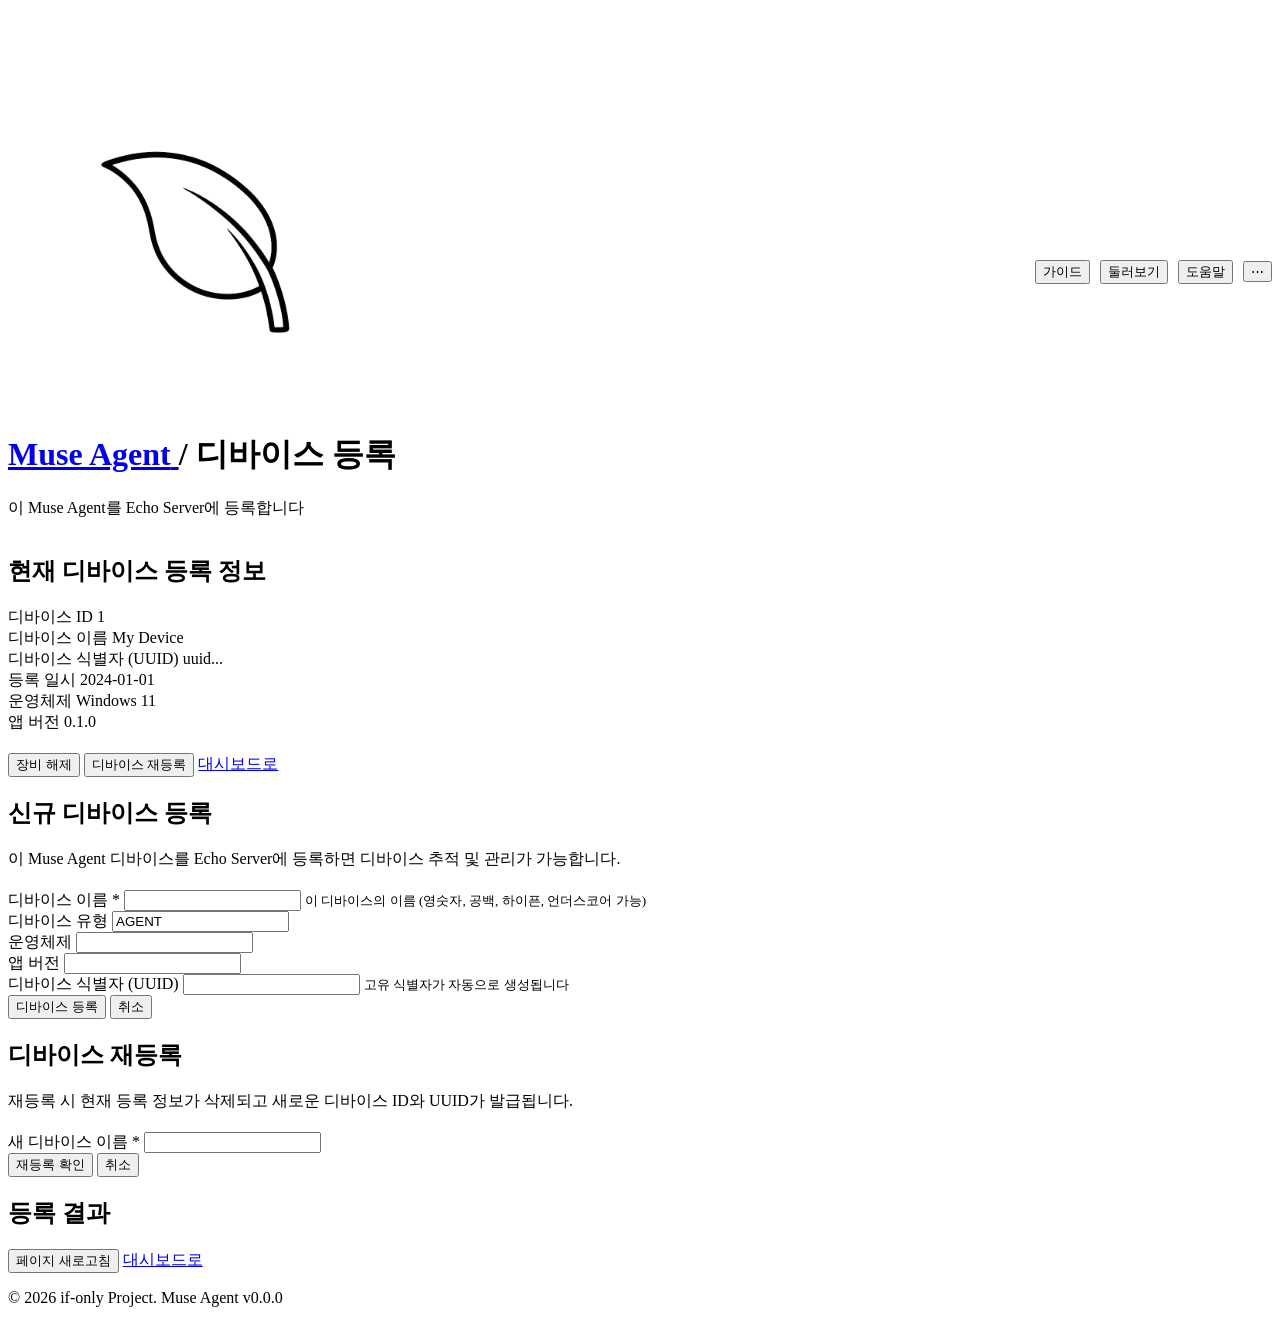
<file: src/main/resources/templates/device-register.html>
<!DOCTYPE html>
<html xmlns:th="http://www.thymeleaf.org" th:lang="${#locale.language}">
<head>
    <meta charset="UTF-8">
    <meta name="viewport" content="width=device-width, initial-scale=1.0">
    <title th:text="#{page.device.title}">디바이스 등록</title>
    <link rel="stylesheet" th:href="@{/css/style.css}">
    <script>(function(){var t=localStorage.getItem('theme-preference');if(t)document.documentElement.dataset.theme=t;})()</script>
    <link rel="stylesheet" th:href="@{/vendor/driverjs/driver.css}">
    <link rel="icon" type="image/svg+xml" th:href="@{/img/muse-agent.svg(v=${appVersion})}">
    <link rel="icon" type="image/x-icon" th:href="@{/favicon.ico(v=${appVersion})}">
</head>
<body>
    <div class="container">
        <header>
            <div style="display: flex; justify-content: space-between; align-items: center; flex-wrap: wrap; gap: 10px;">
                <div>
                    <h1 class="service-title">
                        <a href="/" class="service-title-brand">
                            <img th:src="@{/img/muse-agent.svg(v=${appVersion})}" src="/img/muse-agent.svg" alt="Muse Agent" class="service-title-logo">
                            <span>Muse Agent</span>
                        </a>
                        <span class="service-title-divider">/</span>
                        <span th:text="#{page.device.title}">디바이스 등록</span>
                    </h1>
                    <p class="subtitle" th:text="#{page.device.subtitle}">이 Muse Agent를 Echo Server에 등록합니다</p>
                </div>
                <div class="muse-action-group" style="display: flex; gap: 10px; align-items: center; flex-wrap: wrap;">
                    <button id="btnGuidePage" class="btn btn-outline btn-sm" type="button"
                        onclick="location.href='/guide'"
                        th:text="#{nav.guide}">가이드</button>
                    <button id="btnStartGuide" class="btn btn-outline btn-sm" type="button"
                        th:attr="data-help-title=#{tour.muse.guide.title},data-help-desc=#{tour.muse.guide.desc}"
                        th:text="#{nav.guide_start}">둘러보기</button>
                    <button id="btnHelpMode" class="btn btn-outline btn-sm btn-help-toggle" type="button" data-help-toggle="true"
                        th:attr="data-label-show=#{page.help.toggle.show},data-label-hide=#{page.help.toggle.hide}"
                        th:text="#{page.help.toggle.show}">도움말</button>
                    <div class="muse-more-menu">
                        <button type="button" class="btn btn-outline btn-sm muse-more-toggle"
                                onclick="toggleMoreMenu(event)"
                                th:attr="title=#{nav.more_menu.tooltip}"
                                title="더보기">⋯</button>
                        <div class="muse-more-dropdown" id="moreMenuDropdown" style="display:none;">
                            <a href="#" id="museThemeToggle" class="muse-more-item"
                               onclick="(function(){var cur=document.documentElement.dataset.theme==='dark'?'dark':'soft';var t=cur==='dark'?'soft':'dark';localStorage.setItem('theme-preference',t);if(t==='soft')document.documentElement.removeAttribute('data-theme');else document.documentElement.dataset.theme=t;fetch('/api/settings/theme',{method:'PUT',headers:{'Content-Type':'application/json'},body:JSON.stringify({theme:t})}).catch(function(){});})();closeMoreMenu();return false;"
                               th:text="#{nav.theme}">테마</a>
                            <div class="muse-more-divider"></div>
                            <a class="muse-more-item" th:href="@{''(lang='ko')}" onclick="closeMoreMenu()" th:text="#{nav.lang.ko}">한국어</a>
                            <a class="muse-more-item" th:href="@{''(lang='en')}" onclick="closeMoreMenu()" th:text="#{nav.lang.en}">EN</a>
                            <a class="muse-more-item" th:href="@{''(lang='ja')}" onclick="closeMoreMenu()" th:text="#{nav.lang.ja}">日本語</a>
                        </div>
                    </div>
                </div>
            </div>
        </header>

        <main>
            <!-- Current Registration Status (shown if registered) -->
            <section class="card" id="currentRegistrationSection" th:if="${deviceStatus.registered}"
                th:attr="data-help-title=#{help.device.current.title},data-help-desc=#{help.device.current.desc},data-help-placement='bottom'">
                <h2 th:text="#{page.device.section.current}">현재 디바이스 등록 정보</h2>
                <div class="info-grid">
                    <div class="info-item">
                        <span class="label" th:text="#{page.device.label.device_id}">디바이스 ID</span>
                        <span class="value" th:text="${deviceStatus.deviceId}">1</span>
                    </div>
                    <div class="info-item">
                        <span class="label" th:text="#{page.device.label.device_name}">디바이스 이름</span>
                        <span class="value" th:text="${deviceStatus.deviceName}">My Device</span>
                    </div>
                    <div class="info-item full-width">
                        <span class="label" th:text="#{page.device.label.device_identifier}">디바이스 식별자 (UUID)</span>
                        <span class="value" th:text="${deviceStatus.deviceIdentifier}">uuid...</span>
                    </div>
                    <div class="info-item">
                        <span class="label" th:text="#{page.device.label.registered_at}">등록 일시</span>
                        <span class="value" th:text="${deviceStatus.registeredAt}">2024-01-01</span>
                    </div>
                    <div class="info-item full-width">
                        <span class="label" th:text="#{page.device.label.os}">운영체제</span>
                        <span class="value" th:text="${deviceStatus.osInfo}">Windows 11</span>
                    </div>
                    <div class="info-item">
                        <span class="label" th:text="#{page.device.label.app_version}">앱 버전</span>
                        <span class="value" th:text="${deviceStatus.appVersion}">0.1.0</span>
                    </div>
                </div>

                <div class="button-group" style="margin-top: 20px;">
                    <button id="btnUnregister" class="btn btn-danger" onclick="submitUnregistration()"
                        th:attr="data-help-title=#{help.device.unregister.title},data-help-desc=#{help.device.unregister.desc},data-help-placement='top'">
                        장비 해제
                    </button>
                    <button id="btnShowReregister" class="btn btn-warning" onclick="showReregisterForm()"
                        th:attr="data-help-title=#{help.device.show_reregister.title},data-help-desc=#{help.device.show_reregister.desc},data-help-placement='top'"
                        th:text="#{page.device.btn.reregister}">
                        디바이스 재등록
                    </button>
                    <a href="/" class="btn btn-secondary" th:text="#{page.device.btn.back}">
                        대시보드로
                    </a>
                </div>
            </section>

            <!-- Registration Form (shown if not registered) -->
            <section class="card" id="registrationSection" th:if="${!deviceStatus.registered}"
                th:attr="data-help-title=#{help.device.register.title},data-help-desc=#{help.device.register.desc},data-help-placement='bottom'">
                <h2 th:text="#{page.device.section.register}">신규 디바이스 등록</h2>
                <p style="margin-bottom: 20px; color: var(--text-secondary);" th:text="#{page.device.msg.register}">
                    이 Muse Agent 디바이스를 Echo Server에 등록하면 디바이스 추적 및 관리가 가능합니다.
                </p>

                <form id="registrationForm" class="form-container" onsubmit="event.preventDefault(); submitRegistration();">
                    <div class="form-group">
                        <label for="deviceName" class="form-label" th:text="#{page.device.label.device_name_new}">디바이스 이름 *</label>
                        <input
                            type="text"
                            id="deviceName"
                            name="deviceName"
                            class="form-input"
                            th:placeholder="#{page.device.ph.device_name}"
                            th:attr="data-help-title=#{help.device.name_input.title},data-help-desc=#{help.device.name_input.desc},data-help-placement='right'"
                            required
                            pattern="[A-Za-z0-9\s\-_]+"
                        >
                        <small class="form-help" th:text="#{page.device.help.device_name}">이 디바이스의 이름 (영숫자, 공백, 하이픈, 언더스코어 가능)</small>
                    </div>

                    <div class="form-group">
                        <label class="form-label" th:text="#{page.device.label.device_type}">디바이스 유형</label>
                        <input type="text" class="form-input form-static" value="AGENT" readonly>
                    </div>

                    <div class="form-group">
                        <label class="form-label" th:text="#{page.device.label.os_label}">운영체제</label>
                        <input
                            type="text"
                            class="form-input form-static"
                            th:value="${osName} + ' ' + ${osVersion}"
                            readonly
                        >
                    </div>

                    <div class="form-group">
                        <label class="form-label" th:text="#{page.device.label.version_label}">앱 버전</label>
                        <input type="text" class="form-input form-static" th:value="${appVersion}" readonly>
                    </div>

                    <div class="form-group">
                        <label class="form-label" th:text="#{page.device.label.identifier_label}">디바이스 식별자 (UUID)</label>
                        <input type="text" class="form-input form-static" th:placeholder="#{page.device.auto_generated}" readonly>
                        <small class="form-help" th:text="#{page.device.help.identifier}">고유 식별자가 자동으로 생성됩니다</small>
                    </div>

                    <div class="button-group">
                        <button type="submit" id="btnRegister" class="btn btn-primary"
                            th:attr="data-help-title=#{help.device.register_submit.title},data-help-desc=#{help.device.register_submit.desc}"
                            th:text="#{page.device.btn.register}">
                            디바이스 등록
                        </button>
                        <button type="button" class="btn btn-secondary" onclick="cancelRegistration()" th:text="#{page.device.btn.cancel}">
                            취소
                        </button>
                    </div>
                </form>
            </section>

            <!-- Re-registration Form (hidden initially) -->
            <section class="card hidden" id="reregisterSection"
                th:attr="data-help-title=#{help.device.reregister.title},data-help-desc=#{help.device.reregister.desc},data-help-placement='bottom'">
                <h2 th:text="#{page.device.section.reregister}">디바이스 재등록</h2>
                <p style="margin-bottom: 20px; color: var(--warning-color);" th:text="#{page.device.msg.reregister_warning}">
                    재등록 시 현재 등록 정보가 삭제되고 새로운 디바이스 ID와 UUID가 발급됩니다.
                </p>

                <form id="reregistrationForm" class="form-container" onsubmit="event.preventDefault(); submitReregistration();">
                    <div class="form-group">
                        <label for="newDeviceName" class="form-label" th:text="#{page.device.label.new_device_name}">새 디바이스 이름 *</label>
                        <input
                            type="text"
                            id="newDeviceName"
                            name="newDeviceName"
                            class="form-input"
                            th:placeholder="#{page.device.ph.device_name}"
                            th:attr="data-help-title=#{help.device.new_name_input.title},data-help-desc=#{help.device.new_name_input.desc},data-help-placement='right'"
                            required
                            pattern="[A-Za-z0-9\s\-_]+"
                        >
                    </div>

                    <div class="button-group">
                        <button type="submit" id="btnReregister" class="btn btn-warning"
                            th:attr="data-help-title=#{help.device.confirm_reregister.title},data-help-desc=#{help.device.confirm_reregister.desc},data-help-placement='top'"
                            th:text="#{page.device.btn.confirm_reregister}">
                            재등록 확인
                        </button>
                        <button type="button" class="btn btn-secondary" onclick="cancelReregistration()" th:text="#{page.device.btn.cancel}">
                            취소
                        </button>
                    </div>
                </form>
            </section>

            <!-- Result Section -->
            <section class="card hidden" id="resultSection"
                th:attr="data-help-title=#{help.device.result.title},data-help-desc=#{help.device.result.desc},data-help-placement='bottom'">
                <h2 th:text="#{page.device.section.result}">등록 결과</h2>
                <div id="resultContent" class="result-content"
                    th:attr="data-help-title=#{help.device.result_content.title},data-help-desc=#{help.device.result_content.desc},data-help-placement='top'"></div>
                <div class="button-group" style="margin-top: 20px;">
                    <button class="btn btn-primary" onclick="window.location.reload()" th:text="#{page.device.btn.refresh}">
                        페이지 새로고침
                    </button>
                    <a href="/" class="btn btn-secondary" th:text="#{page.device.btn.back}">
                        대시보드로
                    </a>
                </div>
            </section>
        </main>

        <footer>
            <p>&copy; 2026 if-only Project. Muse Agent v<span th:text="${appVersion}">0.0.0</span></p>
        </footer>
    </div>

    <script th:inline="javascript">
    /*<![CDATA[*/
    const I18N = {
        noDeviceName: /*[[#{page.device.js.no_device_name}]]*/ '디바이스 이름을 입력하세요',
        confirmReregister: /*[[#{page.device.js.confirm_reregister}]]*/ '정말 재등록하시겠습니까? 현재 등록 정보가 삭제됩니다. 계속하시겠습니까?',
        confirmUnregister: '현재 장비 등록을 해제하시겠습니까?',
        processing: /*[[#{page.device.js.processing}]]*/ '처리 중...',
        successTitle: /*[[#{page.device.js.success_title}]]*/ '등록 성공',
        unregisterSuccessTitle: '해제 성공',
        unregisterSuccessMessage: '장비 등록이 해제되었습니다.',
        deviceIdLabel: /*[[#{page.device.js.device_id_label}]]*/ '디바이스 ID',
        deviceNameLabel: /*[[#{page.device.js.device_name_label}]]*/ '디바이스 이름',
        identifierLabel: /*[[#{page.device.js.identifier_label}]]*/ '식별자',
        registeredAtLabel: /*[[#{page.device.js.registered_at_label}]]*/ '등록 일시',
        osLabel: /*[[#{page.device.js.os_label}]]*/ 'OS',
        troubleshoot: /*[[#{page.device.js.troubleshoot}]]*/ '문제 해결',
        checkEcho: /*[[#{page.device.js.check_echo}]]*/ '설정된 URL에서 Echo Server가 실행 중인지 확인하세요',
        checkClient: /*[[#{page.device.js.check_client}]]*/ '클라이언트 인증 정보가 올바른지 확인하세요',
        checkNetwork: /*[[#{page.device.js.check_network}]]*/ '네트워크 연결을 확인하세요',
    };
    window.MUSE_TOUR_I18N = {
        guideTitle: /*[[#{tour.muse.guide.title}]]*/ '가이드 다시 보기',
        guideDesc: /*[[#{tour.muse.guide.desc}]]*/ '언제든 이 버튼으로 투어를 다시 시작할 수 있습니다.',
        devicePageTitle: /*[[#{tour.muse.device_page.title}]]*/ '디바이스 등록 화면',
        devicePageDesc: /*[[#{tour.muse.device_page.desc}]]*/ '등록 상태 확인, 신규 등록, 재등록 흐름을 이 화면에서 관리합니다.',
        deviceCurrentTitle: /*[[#{tour.muse.device_current.title}]]*/ '현재 등록 정보',
        deviceCurrentDesc: /*[[#{tour.muse.device_current.desc}]]*/ '이미 등록된 디바이스의 ID, 이름, UUID, 운영체제 정보를 확인합니다.',
        deviceRegisterTitle: /*[[#{tour.muse.device_register.title}]]*/ '신규 등록 폼',
        deviceRegisterDesc: /*[[#{tour.muse.device_register.desc}]]*/ '디바이스 이름을 입력해 Echo Server 등록을 시작합니다.',
        deviceReregisterTitle: /*[[#{tour.muse.device_reregister.title}]]*/ '재등록 섹션',
        deviceReregisterDesc: /*[[#{tour.muse.device_reregister.desc}]]*/ '기존 등록을 갱신해야 할 때 새 이름으로 재등록을 진행합니다.',
        deviceResultTitle: /*[[#{tour.muse.device_result.title}]]*/ '처리 결과',
        deviceResultDesc: /*[[#{tour.muse.device_result.desc}]]*/ '등록 또는 해제 처리 결과와 후속 조치를 확인합니다.'
    };
    /*]]>*/
    </script>
    <script th:src="@{/js/device-register.js}"></script>
    <script th:src="@{/vendor/driverjs/driver.js.iife.js}"></script>
    <script th:src="@{/js/more-menu.js}"></script>
    <script th:src="@{/js/onboarding-tour.js}"></script>
    <script th:src="@{/js/context-help.js}"></script>
</body>
</html>
</file>
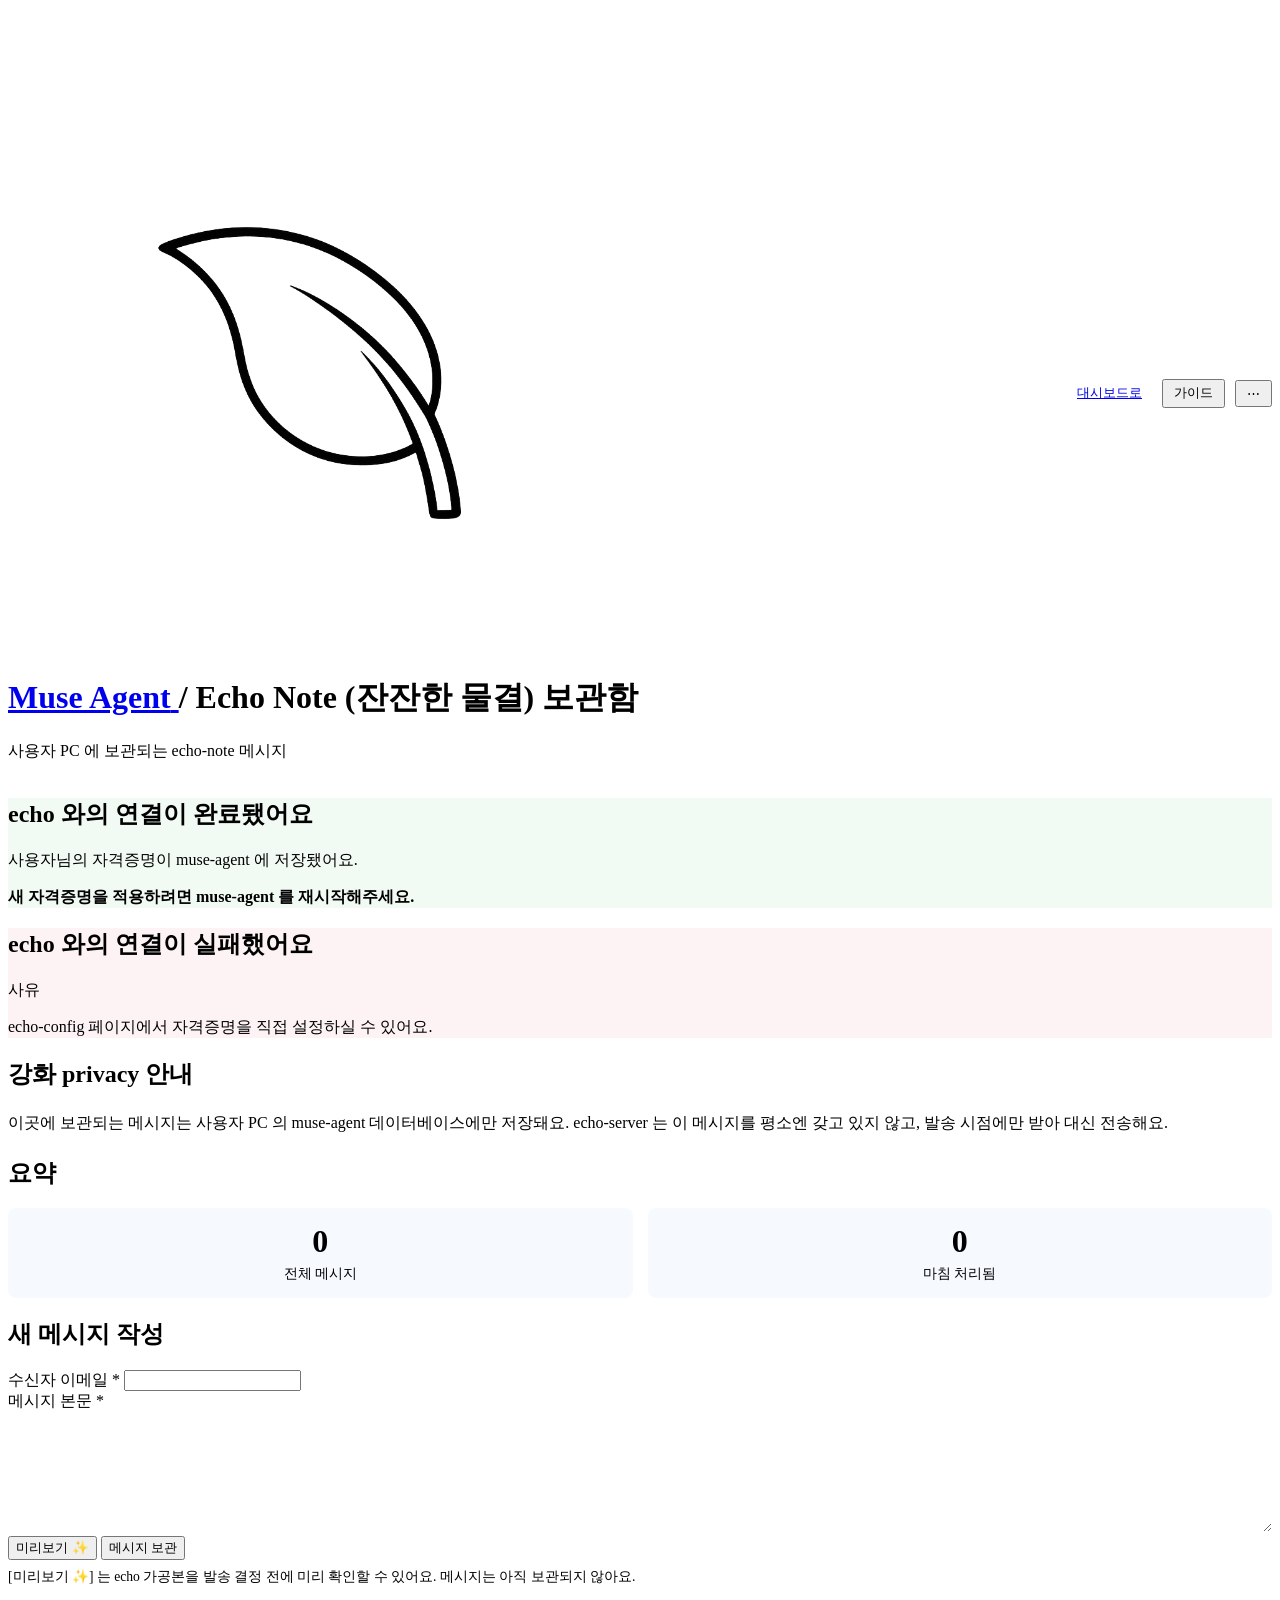
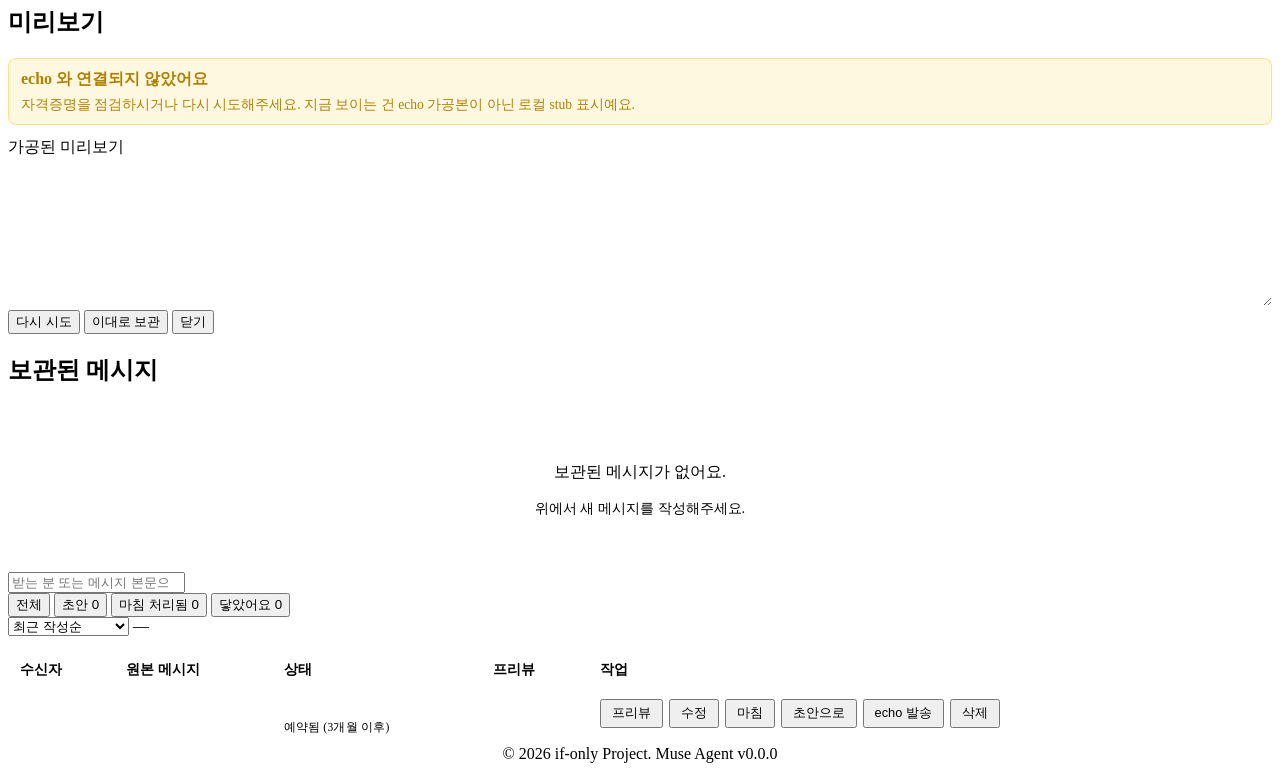
<file: src/main/resources/templates/echo-note.html>
<!DOCTYPE html>
<html xmlns:th="http://www.thymeleaf.org" th:lang="${#locale.language}">
<head>
    <meta charset="UTF-8">
    <meta name="viewport" content="width=device-width, initial-scale=1.0">
    <title th:text="#{page.echo_note.title}">Echo Note (잔잔한 물결) 보관함</title>
    <link rel="stylesheet" th:href="@{/css/style.css}">
    <script>(function(){var t=localStorage.getItem('theme-preference');if(t)document.documentElement.dataset.theme=t;})()</script>
    <link rel="icon" type="image/svg+xml" th:href="@{/img/muse-agent.svg(v=${appVersion})}">
    <link rel="icon" type="image/x-icon" th:href="@{/favicon.ico(v=${appVersion})}">
    <style>
        .en-table { width: 100%; border-collapse: collapse; margin-top: 15px; }
        .en-table th, .en-table td { padding: 10px 12px; text-align: left; border-bottom: 1px solid var(--border-color); vertical-align: top; }
        .en-table th { color: var(--text-secondary); font-weight: 600; font-size: 0.85rem; text-transform: uppercase; }
        .en-table td { font-size: 0.9rem; }
        .en-table tr:hover { background-color: rgba(74, 144, 217, 0.05); }
        .en-recipient { font-family: 'Consolas', monospace; word-break: break-all; }
        .en-message-preview { color: var(--text-secondary); max-width: 320px; white-space: nowrap; overflow: hidden; text-overflow: ellipsis; }
        .en-badge { display: inline-block; padding: 3px 8px; border-radius: 4px; font-size: 0.75rem; font-weight: 600; }
        .en-badge-draft { background-color: rgba(108, 117, 125, 0.2); color: var(--secondary-color); }
        .en-badge-ready { background-color: rgba(40, 167, 69, 0.2); color: var(--success-color); }
        .en-badge-sent { background-color: rgba(23, 162, 184, 0.2); color: var(--info-color); }
        .en-badge-no-preview { background-color: rgba(255, 193, 7, 0.18); color: var(--warning-color); }
        .en-badge-has-preview { background-color: rgba(74, 144, 217, 0.18); color: var(--primary-color); }
        .btn-sm { padding: 4px 10px; font-size: 0.8rem; }
        .en-actions { display: flex; flex-wrap: wrap; gap: 6px; }
        .empty-state { text-align: center; padding: 40px; color: var(--text-secondary); }
        .summary-grid { display: grid; grid-template-columns: repeat(auto-fit, minmax(150px, 1fr)); gap: 15px; }
        .summary-item { text-align: center; padding: 15px; background: rgba(74, 144, 217, 0.05); border-radius: 8px; }
        .summary-item .number { font-size: 2rem; font-weight: 700; color: var(--primary-color); }
        .summary-item .label { font-size: 0.85rem; color: var(--text-secondary); margin-top: 5px; }
        .en-textarea { width: 100%; min-height: 120px; resize: vertical; font-family: inherit; padding: 10px 12px; border: 1px solid var(--border-color); border-radius: 6px; box-sizing: border-box; }
        .en-modal-backdrop { position: fixed; inset: 0; background: rgba(0,0,0,0.4); display: none; align-items: center; justify-content: center; z-index: 1000; }
        .en-modal-backdrop.open { display: flex; }
        .en-modal { background: var(--card-bg, #fff); color: var(--text-primary); border-radius: 10px; width: min(560px, 92vw); max-height: 90vh; overflow: auto; padding: 22px; box-shadow: 0 10px 40px rgba(0,0,0,0.25); }
        .en-modal h3 { margin: 0 0 16px; }
        .en-modal .form-group { margin-bottom: 14px; }
        .en-modal-actions { display: flex; justify-content: flex-end; gap: 8px; margin-top: 18px; }
        .en-stub-note { background: rgba(255, 193, 7, 0.08); border-left: 3px solid var(--warning-color); padding: 10px 14px; border-radius: 4px; color: var(--text-secondary); font-size: 0.85rem; margin-top: 10px; }
        .en-welcome-banner { background: rgba(40, 167, 69, 0.06); border-left: 4px solid var(--success-color); }
        .en-welcome-banner h2 { color: var(--success-color); }
        .en-welcome-error { background: rgba(220, 53, 69, 0.06); border-left: 4px solid var(--danger-color); }
        .en-welcome-error h2 { color: var(--danger-color); }
        .en-warning { color: var(--warning-color); font-weight: 600; margin-top: 8px; }
    </style>
</head>
<body>
    <div class="container">
        <header>
            <div style="display: flex; justify-content: space-between; align-items: center; flex-wrap: wrap; gap: 10px;">
                <div>
                    <h1 class="service-title">
                        <a href="/" class="service-title-brand">
                            <img th:src="@{/img/muse-agent.svg(v=${appVersion})}" src="/img/muse-agent.svg" alt="Muse Agent" class="service-title-logo">
                            <span>Muse Agent</span>
                        </a>
                        <span class="service-title-divider">/</span>
                        <span th:text="#{page.echo_note.title}">Echo Note (잔잔한 물결) 보관함</span>
                    </h1>
                    <p class="subtitle" th:text="#{page.echo_note.subtitle}">사용자 PC 에 보관되는 echo-note 메시지</p>
                </div>
                <div class="muse-action-group" style="display: flex; gap: 10px; align-items: center; flex-wrap: wrap;">
                    <a href="/" class="btn btn-outline btn-sm" th:text="#{page.echo_note.btn.back_dashboard}">대시보드로</a>
                    <button id="btnGuidePage" class="btn btn-outline btn-sm" type="button"
                        onclick="location.href='/guide'"
                        th:text="#{nav.guide}">가이드</button>
                    <div class="muse-more-menu">
                        <button type="button" class="btn btn-outline btn-sm muse-more-toggle"
                                onclick="toggleMoreMenu(event)"
                                th:attr="title=#{nav.more_menu.tooltip}"
                                title="더보기">⋯</button>
                        <div class="muse-more-dropdown" id="moreMenuDropdown" style="display:none;">
                            <a href="#" id="museThemeToggle" class="muse-more-item"
                               onclick="(function(){var cur=document.documentElement.dataset.theme==='dark'?'dark':'soft';var t=cur==='dark'?'soft':'dark';localStorage.setItem('theme-preference',t);if(t==='soft')document.documentElement.removeAttribute('data-theme');else document.documentElement.dataset.theme=t;fetch('/api/settings/theme',{method:'PUT',headers:{'Content-Type':'application/json'},body:JSON.stringify({theme:t})}).catch(function(){});})();closeMoreMenu();return false;"
                               th:text="#{nav.theme}">테마</a>
                            <div class="muse-more-divider"></div>
                            <a class="muse-more-item" th:href="@{''(lang='ko')}" onclick="closeMoreMenu()" th:text="#{nav.lang.ko}">한국어</a>
                            <a class="muse-more-item" th:href="@{''(lang='en')}" onclick="closeMoreMenu()" th:text="#{nav.lang.en}">EN</a>
                            <a class="muse-more-item" th:href="@{''(lang='ja')}" onclick="closeMoreMenu()" th:text="#{nav.lang.ja}">日本語</a>
                        </div>
                    </div>
                </div>
            </div>
        </header>

        <main>
            <!-- Phase 5b: echo continuation token 진입 결과 banner -->
            <section th:if="${welcomeFromEcho}" class="card en-welcome-banner">
                <h2 th:text="#{page.echo_note.welcome.title}">echo 와의 연결이 완료됐어요</h2>
                <p th:utext="#{page.echo_note.welcome.body(${welcomeUserEmail})}">사용자님의 자격증명이 muse-agent 에 저장됐어요.</p>
                <p class="en-warning" th:text="#{page.echo_note.welcome.restart_hint}">새 자격증명을 적용하려면 muse-agent 를 재시작해주세요.</p>
            </section>
            <section th:if="${welcomeError}" class="card en-welcome-error">
                <h2 th:text="#{page.echo_note.welcome.error_title}">echo 와의 연결이 실패했어요</h2>
                <p th:text="${welcomeError}">사유</p>
                <p class="en-sub" th:text="#{page.echo_note.welcome.error_hint}">echo-config 페이지에서 자격증명을 직접 설정하실 수 있어요.</p>
            </section>

            <!-- Privacy 안내 -->
            <section class="card">
                <h2 th:text="#{page.echo_note.section.privacy}">강화 privacy 안내</h2>
                <p style="margin-top: 8px; color: var(--text-secondary); line-height: 1.7;" th:text="#{page.echo_note.privacy.notice}">
                    이곳에 보관되는 메시지는 사용자 PC 의 muse-agent 데이터베이스에만 저장돼요. echo-server 는 이 메시지를 평소엔 갖고 있지 않고, 발송 시점에만 받아 대신 전송해요.
                </p>
            </section>

            <!-- 요약 -->
            <section class="card">
                <h2 th:text="#{page.echo_note.section.summary}">요약</h2>
                <div class="summary-grid">
                    <div class="summary-item">
                        <div class="number" th:text="${totalCount}">0</div>
                        <div class="label" th:text="#{page.echo_note.label.total}">전체 메시지</div>
                    </div>
                    <div class="summary-item">
                        <div class="number" th:text="${readyCount}">0</div>
                        <div class="label" th:text="#{page.echo_note.label.ready}">마침 처리됨</div>
                    </div>
                </div>
            </section>

            <!-- 새 메시지 작성 -->
            <section class="card">
                <h2 th:text="#{page.echo_note.section.compose}">새 메시지 작성</h2>
                <form id="hnComposeForm" class="form-container" onsubmit="event.preventDefault(); hnCreate();">
                    <div class="form-group">
                        <label for="hnRecipientEmail" class="form-label" th:text="#{page.echo_note.label.recipient}">수신자 이메일 *</label>
                        <input type="email" id="hnRecipientEmail" class="form-input" th:placeholder="#{page.echo_note.ph.recipient}" required>
                    </div>
                    <div class="form-group">
                        <label for="hnOriginalMessage" class="form-label" th:text="#{page.echo_note.label.message}">메시지 본문 *</label>
                        <textarea id="hnOriginalMessage" class="en-textarea" th:placeholder="#{page.echo_note.ph.message}" required></textarea>
                    </div>
                    <div class="button-group">
                        <button type="button" id="hnBtnPreview" class="btn btn-info" onclick="hnPreviewOnly()" th:text="#{page.echo_note.btn.preview_inline}">미리보기 ✨</button>
                        <button type="submit" id="hnBtnCreate" class="btn btn-primary" th:text="#{page.echo_note.btn.create}">메시지 보관</button>
                    </div>
                    <p class="form-help" style="color: var(--text-secondary); font-size: 0.85rem; margin-top: 8px;" th:text="#{page.echo_note.help.preview_inline}">[미리보기 ✨] 는 echo 가공본을 발송 결정 전에 미리 확인할 수 있어요. 메시지는 아직 보관되지 않아요.</p>
                </form>
            </section>

            <!-- 인라인 미리보기 결과 — [미리보기 ✨] 클릭 후 표시 (B 도입) -->
            <section class="card hidden" id="hnPreviewCard">
                <h2 th:text="#{page.echo_note.section.preview_inline}">미리보기</h2>

                <!-- stub fallback 경고 (echo 미연결 등) -->
                <div id="hnPreviewWarn" class="form-help hidden"
                     style="background: rgba(255, 193, 7, 0.12); border: 1px solid rgba(255, 193, 7, 0.4); color: var(--warning-color, #b08000); padding: 10px 12px; border-radius: 8px; margin-bottom: 12px;">
                    <strong th:text="#{page.echo_note.preview_inline.warn.title}">echo 와 연결되지 않았어요</strong>
                    <span id="hnPreviewWarnReason"></span>
                    <p style="margin: 6px 0 0; font-size: 0.85rem;" th:text="#{page.echo_note.preview_inline.warn.body}">자격증명을 점검하시거나 다시 시도해주세요. 지금 보이는 건 echo 가공본이 아닌 로컬 stub 표시예요.</p>
                </div>

                <div class="form-group">
                    <label for="hnPreviewText" class="form-label" th:text="#{page.echo_note.preview_inline.label.text}">가공된 미리보기</label>
                    <textarea id="hnPreviewText" class="en-textarea" rows="8" readonly></textarea>
                </div>

                <div class="button-group">
                    <button type="button" class="btn btn-secondary" onclick="hnPreviewOnly()" th:text="#{page.echo_note.preview_inline.btn.retry}">다시 시도</button>
                    <button type="button" class="btn btn-primary" onclick="hnAcceptPreview()" th:text="#{page.echo_note.preview_inline.btn.accept}">이대로 보관</button>
                    <button type="button" class="btn" onclick="hnDiscardPreview()" th:text="#{page.echo_note.preview_inline.btn.discard}">닫기</button>
                </div>
            </section>

            <!-- 보관함 -->
            <section class="card">
                <h2 th:text="#{page.echo_note.section.list}">보관된 메시지</h2>
                <div th:if="${#lists.isEmpty(messages)}" class="empty-state">
                    <p th:text="#{page.echo_note.empty.title}">보관된 메시지가 없어요.</p>
                    <p style="margin-top: 8px; font-size: 0.9rem;" th:text="#{page.echo_note.empty.subtitle}">위에서 새 메시지를 작성해주세요.</p>
                </div>

                <!-- Phase 4: 검색 + 상태 필터 + 정렬 toolbar -->
                <div class="en-toolbar" th:if="${!#lists.isEmpty(messages)}">
                    <input type="search" id="hnSearchInput" class="en-search-input"
                           th:placeholder="#{page.echo_note.toolbar.search_ph}"
                           placeholder="받는 분 또는 메시지 본문으로 검색" />
                    <div class="en-filter-chips" role="tablist">
                        <button class="en-chip is-active" data-filter="ALL" type="button"
                                onclick="hnSetFilter(this, 'ALL')"
                                th:text="#{page.echo_note.toolbar.filter_all}">전체</button>
                        <button class="en-chip" data-filter="DRAFT" type="button"
                                onclick="hnSetFilter(this, 'DRAFT')">
                            <span th:text="#{page.echo_note.status.draft}">초안</span>
                            <span class="en-chip-count" id="hnCountDraft">0</span>
                        </button>
                        <button class="en-chip" data-filter="READY" type="button"
                                onclick="hnSetFilter(this, 'READY')">
                            <span th:text="#{page.echo_note.status.ready}">마침 처리됨</span>
                            <span class="en-chip-count" id="hnCountReady">0</span>
                        </button>
                        <button class="en-chip" data-filter="SENT" type="button"
                                onclick="hnSetFilter(this, 'SENT')">
                            <span th:text="#{page.echo_note.status.sent}">닿았어요</span>
                            <span class="en-chip-count" id="hnCountSent">0</span>
                        </button>
                    </div>
                    <select id="hnSortSelect" class="en-sort-select" onchange="hnApplyFilter()">
                        <option value="created-desc" th:text="#{page.echo_note.toolbar.sort_created_desc}">최근 작성순</option>
                        <option value="created-asc" th:text="#{page.echo_note.toolbar.sort_created_asc}">오래된 작성순</option>
                        <option value="updated-desc" th:text="#{page.echo_note.toolbar.sort_updated_desc}">최근 수정순</option>
                        <option value="recipient" th:text="#{page.echo_note.toolbar.sort_recipient}">받는 분 가나다순</option>
                    </select>
                    <span id="hnFilteredCount" class="en-filtered-count">—</span>
                </div>

                <table class="en-table" th:if="${!#lists.isEmpty(messages)}">
                    <thead>
                        <tr>
                            <th th:text="#{page.echo_note.col.recipient}">수신자</th>
                            <th th:text="#{page.echo_note.col.message}">원본 메시지</th>
                            <th th:text="#{page.echo_note.col.status}">상태</th>
                            <th th:text="#{page.echo_note.col.preview_state}">프리뷰</th>
                            <th th:text="#{page.echo_note.col.actions}">작업</th>
                        </tr>
                    </thead>
                    <tbody>
                        <tr th:each="m : ${messages}"
                            th:attr="data-status=${m.status},
                                     data-recipient=${m.recipientEmail},
                                     data-message=${m.originalMessage},
                                     data-created=${m.createdAt != null ? m.createdAt.toString() : ''},
                                     data-updated=${m.updatedAt != null ? m.updatedAt.toString() : ''}">
                            <td class="en-recipient" th:text="${m.recipientEmail}"></td>
                            <td class="en-message-preview" th:text="${m.originalMessage}"></td>
                            <td>
                                <span class="en-badge"
                                      th:classappend="${m.status == 'READY'} ? 'en-badge-ready' : (${m.status == 'SENT'} ? 'en-badge-sent' : 'en-badge-draft')"
                                      th:text="${m.status == 'READY'} ? #{page.echo_note.status.ready} : (${m.status == 'SENT'} ? #{page.echo_note.status.sent} : #{page.echo_note.status.draft})"></span>
                                <span th:if="${m.status == 'READY' and m.scheduledAt != null}"
                                      style="display: block; margin-top: 4px; font-size: 0.72rem; color: var(--text-secondary); letter-spacing: 0.02em;"
                                      th:text="#{page.echo_note.label.scheduled_hint}">예약됨 (3개월 이후)</span>
                            </td>
                            <td>
                                <span class="en-badge"
                                      th:classappend="${m.aiGeneratedMessage != null} ? 'en-badge-has-preview' : 'en-badge-no-preview'"
                                      th:text="${m.aiGeneratedMessage != null} ? #{page.echo_note.preview.ready} : #{page.echo_note.preview.absent}"></span>
                            </td>
                            <td>
                                <div class="en-actions">
                                    <button class="btn btn-sm btn-info" th:onclick="'hnGeneratePreview(' + ${m.id} + ')'" th:text="#{page.echo_note.btn.preview}">프리뷰</button>
                                    <button class="btn btn-sm" th:onclick="'hnOpenEdit(' + ${m.id} + ')'" th:text="#{page.echo_note.btn.edit}">수정</button>
                                    <button th:if="${m.status == 'DRAFT'}" class="btn btn-sm btn-primary" th:disabled="${m.aiGeneratedMessage == null}" th:onclick="'hnFinalize(' + ${m.id} + ')'" th:text="#{page.echo_note.btn.finalize}">마침</button>
                                    <button th:if="${m.status == 'READY'}" class="btn btn-sm btn-secondary" th:onclick="'hnRevert(' + ${m.id} + ')'" th:text="#{page.echo_note.btn.revert}">초안으로</button>
                                    <button th:if="${m.status == 'READY'}" class="btn btn-sm btn-info" th:onclick="'hnSendViaEcho(' + ${m.id} + ')'" th:text="#{page.echo_note.btn.send_via_echo}">echo 발송</button>
                                    <button class="btn btn-sm btn-danger" th:onclick="'hnDelete(' + ${m.id} + ')'" th:text="#{page.echo_note.btn.delete}">삭제</button>
                                </div>
                            </td>
                        </tr>
                    </tbody>
                </table>
            </section>

            <!-- 결과 -->
            <section class="card hidden" id="hnResultSection">
                <div id="hnResultContent" class="result-content"></div>
            </section>
        </main>

        <footer>
            <p style="text-align: center; margin: 0;">&copy; 2026 if-only Project. Muse Agent v<span th:text="${appVersion}">0.0.0</span></p>
        </footer>
    </div>

    <!-- 편집 modal -->
    <div class="en-modal-backdrop" id="hnEditBackdrop">
        <div class="en-modal">
            <h3 th:text="#{page.echo_note.modal.edit_title}">메시지 수정</h3>
            <input type="hidden" id="hnEditId">
            <div class="form-group">
                <label for="hnEditRecipient" class="form-label" th:text="#{page.echo_note.label.recipient}">수신자 이메일</label>
                <input type="email" id="hnEditRecipient" class="form-input">
            </div>
            <div class="form-group">
                <label for="hnEditOriginal" class="form-label" th:text="#{page.echo_note.label.message}">원본 메시지</label>
                <textarea id="hnEditOriginal" class="en-textarea"></textarea>
            </div>
            <div class="form-group">
                <label for="hnEditPreview" class="form-label" th:text="#{page.echo_note.label.preview_text}">프리뷰 (편집 가능)</label>
                <textarea id="hnEditPreview" class="en-textarea" rows="6"></textarea>
                <small class="form-help" style="color: var(--text-secondary);" th:text="#{page.echo_note.help.preview_edit}">발송 직전에 한 번 더 다듬을 수 있어요.</small>
            </div>
            <div class="en-modal-actions">
                <button type="button" class="btn btn-secondary" onclick="hnCloseEdit()" th:text="#{page.echo_note.btn.cancel}">취소</button>
                <button type="button" class="btn btn-primary" onclick="hnSaveEdit()" th:text="#{page.echo_note.btn.save}">저장</button>
            </div>
        </div>
    </div>

    <script th:inline="javascript">
        window.ECHO_NOTE_I18N = {
            confirmDelete: /*[[#{page.echo_note.confirm.delete}]]*/ '정말 삭제할까요?',
            confirmFinalize: /*[[#{page.echo_note.confirm.finalize}]]*/ '지금까지 작성한 내용으로 마침 처리할까요? 작성해주신 메세지는 3개월 후부터 제가 임의로 지정한 날에 그분께 닿을 거예요.',
            confirmRevert: /*[[#{page.echo_note.confirm.revert}]]*/ '초안으로 되돌릴까요?',
            confirmSendViaEcho: /*[[#{page.echo_note.confirm.send_via_echo}]]*/ '자동 스케줄러를 기다리지 않고 지금 즉시 발송할까요? (수동 발송 — 테스트/긴급 용도)',
            sentViaEcho: /*[[#{page.echo_note.msg.sent_via_echo}]]*/ '발송되었어요.',
            saved: /*[[#{page.echo_note.msg.saved}]]*/ '저장되었어요.',
            created: /*[[#{page.echo_note.msg.created}]]*/ '메시지가 보관함에 저장되었어요.',
            previewGenerated: /*[[#{page.echo_note.msg.preview_generated}]]*/ '프리뷰가 생성되었어요.',
            finalized: /*[[#{page.echo_note.msg.finalized}]]*/ '마침 처리되었어요.',
            reverted: /*[[#{page.echo_note.msg.reverted}]]*/ '초안으로 되돌렸어요.',
            deleted: /*[[#{page.echo_note.msg.deleted}]]*/ '삭제되었어요.',
            errorPrefix: /*[[#{page.echo_note.msg.error_prefix}]]*/ '오류: ',
            countSuffix: /*[[#{page.echo_note.toolbar.count_suffix}]]*/ '개',
            noResults: /*[[#{page.echo_note.toolbar.no_results}]]*/ '조건에 맞는 메시지가 없어요.',
            previewInlineMissing: /*[[#{page.echo_note.preview_inline.msg.missing}]]*/ '메시지 본문을 입력해주세요.',
            previewInlineLoading: /*[[#{page.echo_note.preview_inline.msg.loading}]]*/ '미리보기를 만들고 있어요...',
            previewInlineFallbackReason: /*[[#{page.echo_note.preview_inline.msg.fallback_reason_prefix}]]*/ ' (사유: ',
            previewInlineFallbackReasonSuffix: /*[[#{page.echo_note.preview_inline.msg.fallback_reason_suffix}]]*/ ')'
        };
        window.ECHO_NOTE_LOCALE = /*[[${#locale.language}]]*/ 'ko';
    </script>
    <script th:src="@{/js/more-menu.js}"></script>
    <script th:src="@{/js/echo-note.js(v=${appVersion})}"></script>
</body>
</html>
</file>
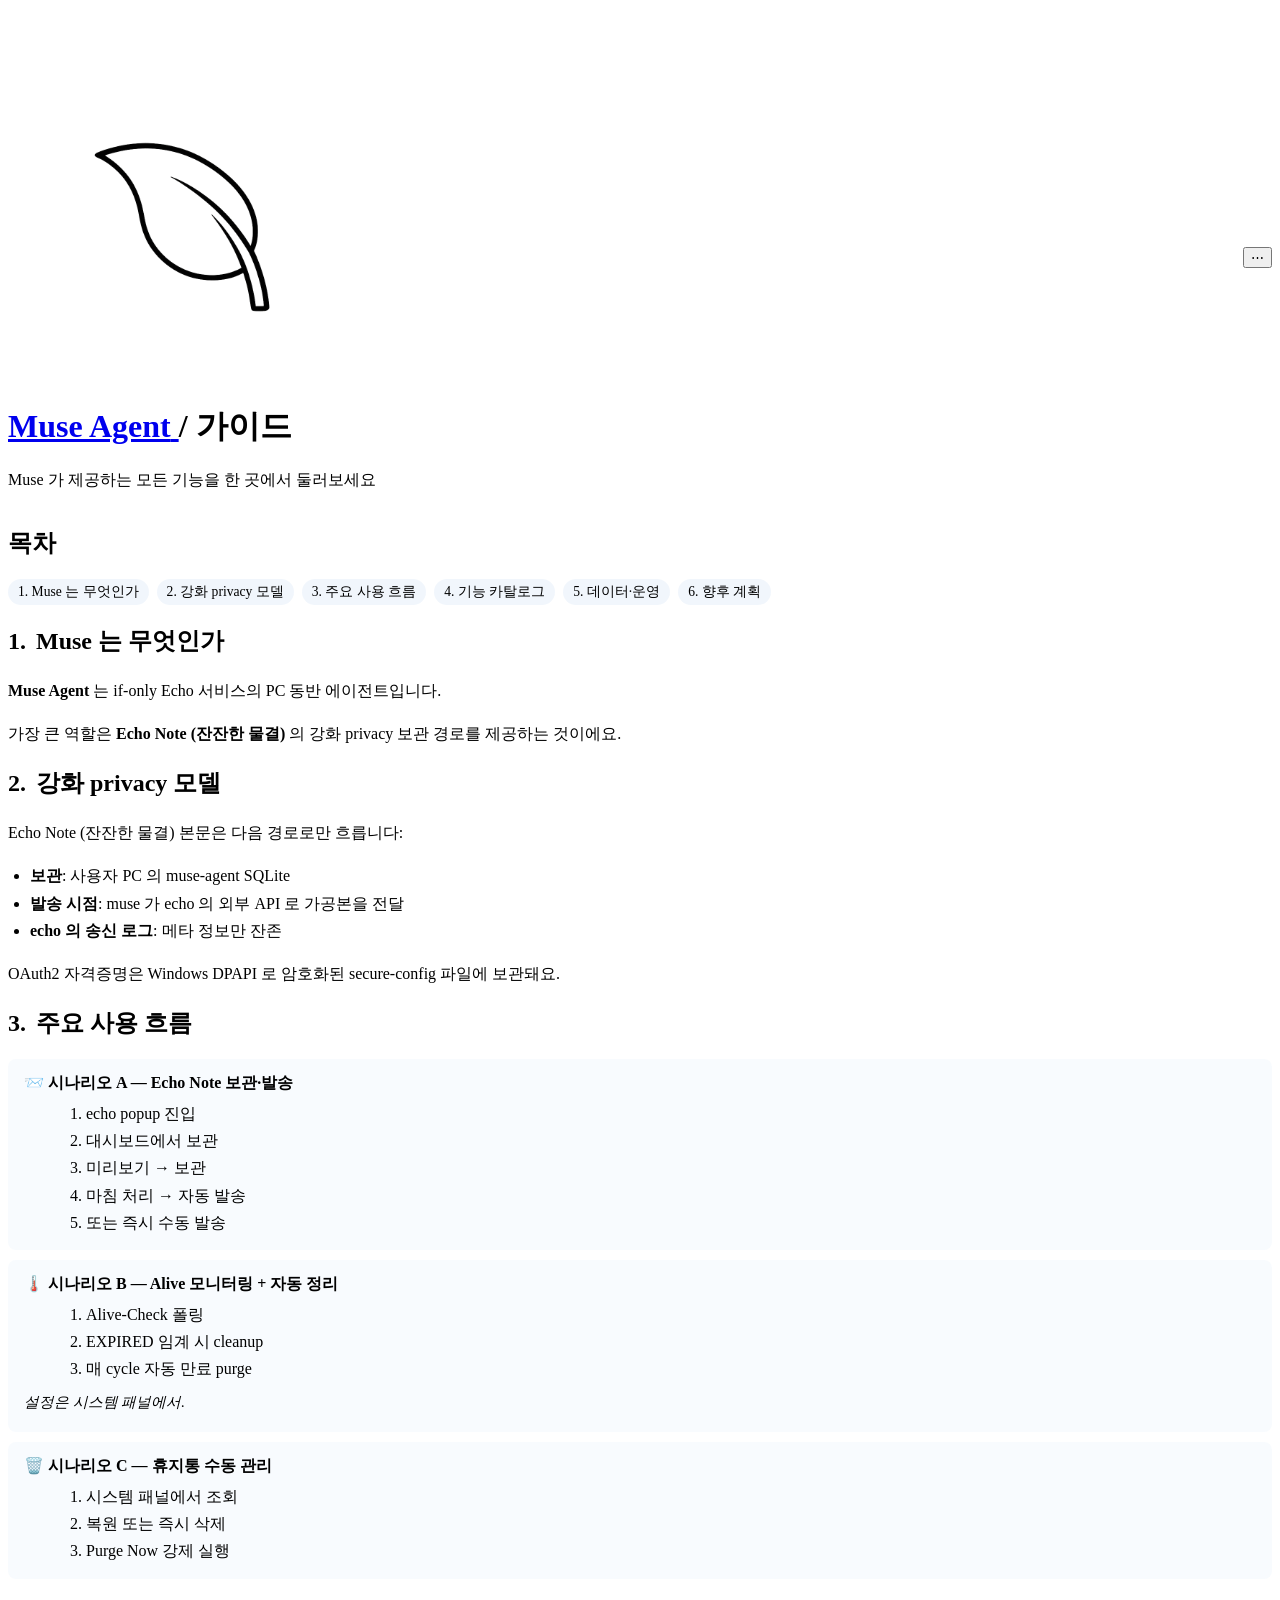
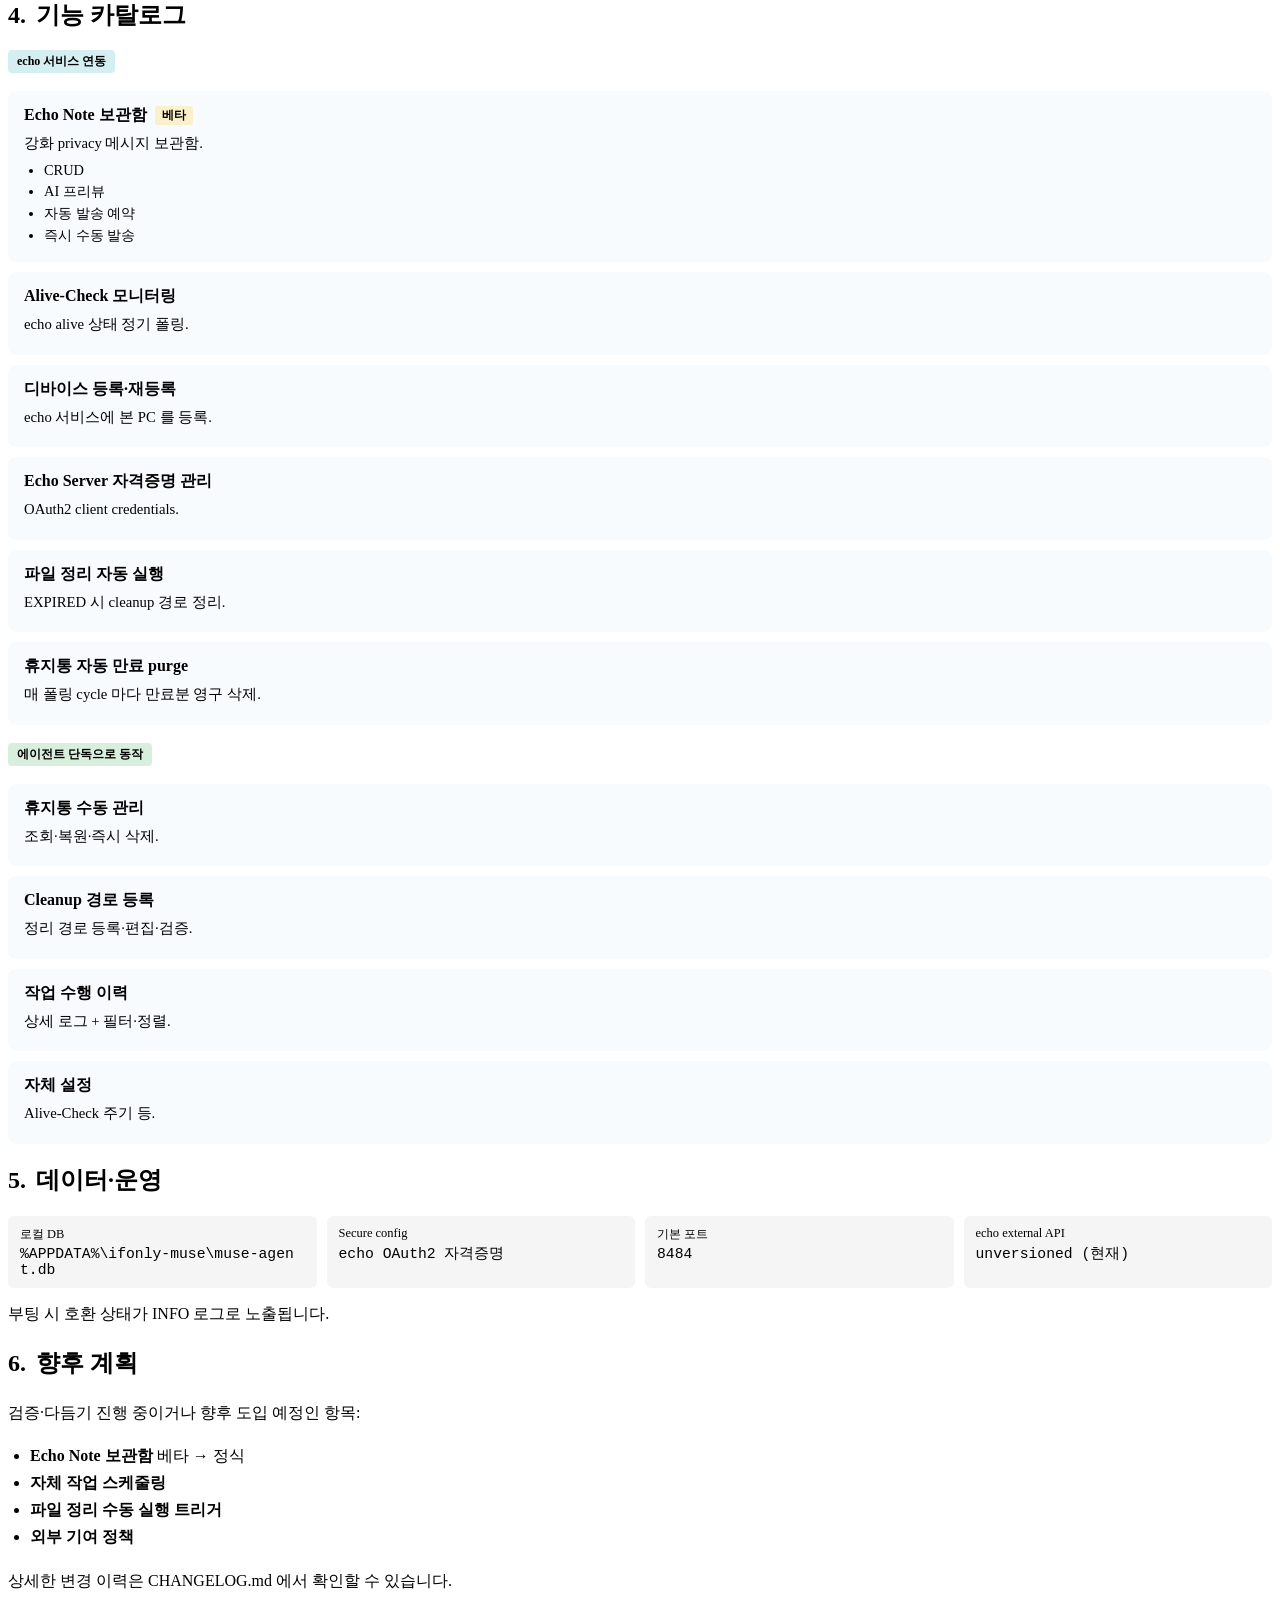
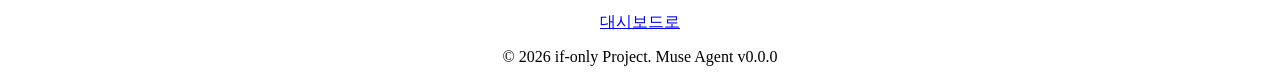
<file: src/main/resources/templates/guide.html>
<!DOCTYPE html>
<html xmlns:th="http://www.thymeleaf.org" th:lang="${#locale.language}">
<head>
    <meta charset="UTF-8">
    <meta name="viewport" content="width=device-width, initial-scale=1.0">
    <title th:text="#{page.guide.title}">Muse 가이드</title>
    <link rel="stylesheet" th:href="@{/css/style.css}">
    <script>(function(){var t=localStorage.getItem('theme-preference');if(t)document.documentElement.dataset.theme=t;})()</script>
    <link rel="icon" type="image/svg+xml" th:href="@{/img/muse-agent.svg(v=${appVersion})}">
    <link rel="icon" type="image/x-icon" th:href="@{/favicon.ico(v=${appVersion})}">
    <style>
        .guide-toc { display: flex; flex-wrap: wrap; gap: 8px; margin-top: 10px; }
        .guide-toc a { display: inline-block; padding: 4px 10px; border-radius: 999px; background: rgba(74,144,217,0.08); color: var(--text-primary); text-decoration: none; font-size: 0.85rem; }
        .guide-toc a:hover { background: rgba(74,144,217,0.18); }
        .guide-section { margin-bottom: 18px; }
        .guide-section > h2 { display: flex; align-items: baseline; gap: 10px; }
        .guide-section > h2 .step { color: var(--primary-color); font-weight: 700; }
        .guide-feature { padding: 14px 16px; border: 1px solid var(--border-color); border-radius: 8px; margin-top: 10px; background: rgba(74,144,217,0.04); }
        .guide-feature h3 { margin: 0 0 6px; display: flex; align-items: center; gap: 8px; font-size: 1rem; color: var(--text-primary); }
        .guide-feature p { margin: 4px 0; color: var(--text-secondary); line-height: 1.6; font-size: 0.92rem; }
        .guide-feature ul { margin: 6px 0 0 0; padding-left: 20px; color: var(--text-secondary); font-size: 0.9rem; }
        .guide-feature ul li { margin: 3px 0; }
        .guide-bucket-label { display: inline-block; padding: 3px 9px; border-radius: 4px; font-size: 0.75rem; font-weight: 600; margin-bottom: 8px; }
        .guide-bucket-echo { background-color: rgba(23,162,184,0.18); color: var(--info-color); }
        .guide-bucket-standalone { background-color: rgba(40,167,69,0.18); color: var(--success-color); }
        .guide-badge-beta { background-color: rgba(255,193,7,0.2); color: var(--warning-color); padding: 2px 7px; border-radius: 3px; font-size: 0.72rem; font-weight: 600; }
        .guide-meta { display: grid; grid-template-columns: repeat(auto-fit, minmax(180px, 1fr)); gap: 10px; margin-top: 10px; }
        .guide-meta .meta-item { background: rgba(0,0,0,0.04); padding: 10px 12px; border-radius: 6px; }
        .guide-meta .meta-item .meta-label { font-size: 0.78rem; color: var(--text-secondary); margin-bottom: 3px; }
        .guide-meta .meta-item .meta-value { font-size: 0.92rem; color: var(--text-primary); font-family: 'Consolas', monospace; word-break: break-all; }
        html[data-theme="dark"] .guide-meta .meta-item { background: rgba(255,255,255,0.04); }
        html[data-theme="dark"] .guide-feature { background: rgba(74,144,217,0.06); }
    </style>
</head>
<body>
    <div class="container">
        <header>
            <div style="display: flex; justify-content: space-between; align-items: center; flex-wrap: wrap; gap: 10px;">
                <div>
                    <h1 class="service-title">
                        <a href="/" class="service-title-brand">
                            <img th:src="@{/img/muse-agent.svg(v=${appVersion})}" src="/img/muse-agent.svg" alt="Muse Agent" class="service-title-logo">
                            <span>Muse Agent</span>
                        </a>
                        <span class="service-title-divider">/</span>
                        <span th:text="#{page.guide.title}">가이드</span>
                    </h1>
                    <p class="subtitle" th:text="#{page.guide.subtitle}">Muse 가 제공하는 모든 기능을 한 곳에서 둘러보세요</p>
                </div>
                <div class="muse-action-group" style="display: flex; gap: 10px; align-items: center; flex-wrap: wrap;">
                    <div class="muse-more-menu">
                        <button type="button" class="btn btn-outline btn-sm muse-more-toggle"
                                onclick="toggleMoreMenu(event)"
                                th:attr="title=#{nav.more_menu.tooltip}"
                                title="더보기">⋯</button>
                        <div class="muse-more-dropdown" id="moreMenuDropdown" style="display:none;">
                            <a class="muse-more-item" href="/" th:text="#{page.echo_note.btn.back_dashboard}">대시보드로</a>
                            <div class="muse-more-divider"></div>
                            <a href="#" id="museThemeToggle" class="muse-more-item"
                               onclick="(function(){var cur=document.documentElement.dataset.theme==='dark'?'dark':'soft';var t=cur==='dark'?'soft':'dark';localStorage.setItem('theme-preference',t);if(t==='soft')document.documentElement.removeAttribute('data-theme');else document.documentElement.dataset.theme=t;fetch('/api/settings/theme',{method:'PUT',headers:{'Content-Type':'application/json'},body:JSON.stringify({theme:t})}).catch(function(){});})();closeMoreMenu();return false;"
                               th:text="#{nav.theme}">테마</a>
                            <div class="muse-more-divider"></div>
                            <a class="muse-more-item" th:href="@{''(lang='ko')}" onclick="closeMoreMenu()" th:text="#{nav.lang.ko}">한국어</a>
                            <a class="muse-more-item" th:href="@{''(lang='en')}" onclick="closeMoreMenu()" th:text="#{nav.lang.en}">EN</a>
                            <a class="muse-more-item" th:href="@{''(lang='ja')}" onclick="closeMoreMenu()" th:text="#{nav.lang.ja}">日本語</a>
                        </div>
                    </div>
                </div>
            </div>
        </header>

        <main>
            <!-- 목차 -->
            <section class="card">
                <h2 th:text="#{page.guide.toc.title}">목차</h2>
                <nav class="guide-toc">
                    <a href="#sec-intro" th:text="#{page.guide.toc.intro}">1. Muse 는 무엇인가</a>
                    <a href="#sec-privacy" th:text="#{page.guide.toc.privacy}">2. 강화 privacy 모델</a>
                    <a href="#sec-flows" th:text="#{page.guide.toc.flows}">3. 주요 사용 흐름</a>
                    <a href="#sec-features" th:text="#{page.guide.toc.features}">4. 기능 카탈로그</a>
                    <a href="#sec-data" th:text="#{page.guide.toc.data}">5. 데이터·운영</a>
                    <a href="#sec-roadmap" th:text="#{page.guide.toc.roadmap}">6. 향후 계획</a>
                </nav>
            </section>

            <!-- 1. 소개 -->
            <section id="sec-intro" class="card guide-section">
                <h2><span class="step">1.</span> <span th:text="#{page.guide.intro.heading}">Muse 는 무엇인가</span></h2>
                <p style="color: var(--text-secondary); line-height: 1.7;" th:utext="#{page.guide.intro.p1}">
                    <strong>Muse Agent</strong> 는 if-only Echo 서비스의 PC 동반 에이전트입니다.
                </p>
                <p style="color: var(--text-secondary); line-height: 1.7; margin-top: 10px;" th:utext="#{page.guide.intro.p2}">
                    가장 큰 역할은 <strong>Echo Note (잔잔한 물결)</strong> 의 강화 privacy 보관 경로를 제공하는 것이에요.
                </p>
            </section>

            <!-- 2. Privacy 모델 -->
            <section id="sec-privacy" class="card guide-section">
                <h2><span class="step">2.</span> <span th:text="#{page.guide.privacy.heading}">강화 privacy 모델</span></h2>
                <p style="color: var(--text-secondary); line-height: 1.7;" th:text="#{page.guide.privacy.intro}">
                    Echo Note (잔잔한 물결) 본문은 다음 경로로만 흐릅니다:
                </p>
                <ul style="color: var(--text-secondary); line-height: 1.7; margin-top: 8px; padding-left: 22px;">
                    <li th:utext="#{page.guide.privacy.li1}"><strong>보관</strong>: 사용자 PC 의 muse-agent SQLite</li>
                    <li th:utext="#{page.guide.privacy.li2}"><strong>발송 시점</strong>: muse 가 echo 의 외부 API 로 가공본을 전달</li>
                    <li th:utext="#{page.guide.privacy.li3}"><strong>echo 의 송신 로그</strong>: 메타 정보만 잔존</li>
                </ul>
                <p style="color: var(--text-secondary); line-height: 1.7; margin-top: 10px;" th:text="#{page.guide.privacy.outro}">
                    OAuth2 자격증명은 Windows DPAPI 로 암호화된 secure-config 파일에 보관돼요.
                </p>
            </section>

            <!-- 3. 사용 흐름 -->
            <section id="sec-flows" class="card guide-section">
                <h2><span class="step">3.</span> <span th:text="#{page.guide.flows.heading}">주요 사용 흐름</span></h2>

                <div class="guide-feature">
                    <h3 th:text="#{page.guide.flows.scenarioA.title}">📨 시나리오 A — Echo Note 보관·발송</h3>
                    <ol style="color: var(--text-secondary); line-height: 1.7; margin: 4px 0 0 22px;">
                        <li th:text="#{page.guide.flows.scenarioA.li1}">echo popup 진입</li>
                        <li th:text="#{page.guide.flows.scenarioA.li2}">대시보드에서 보관</li>
                        <li th:text="#{page.guide.flows.scenarioA.li3}">미리보기 → 보관</li>
                        <li th:text="#{page.guide.flows.scenarioA.li4}">마침 처리 → 자동 발송</li>
                        <li th:text="#{page.guide.flows.scenarioA.li5}">또는 즉시 수동 발송</li>
                    </ol>
                </div>

                <div class="guide-feature">
                    <h3 th:text="#{page.guide.flows.scenarioB.title}">🌡️ 시나리오 B — Alive 모니터링 + 자동 정리</h3>
                    <ol style="color: var(--text-secondary); line-height: 1.7; margin: 4px 0 0 22px;">
                        <li th:text="#{page.guide.flows.scenarioB.li1}">Alive-Check 폴링</li>
                        <li th:text="#{page.guide.flows.scenarioB.li2}">EXPIRED 임계 시 cleanup</li>
                        <li th:text="#{page.guide.flows.scenarioB.li3}">매 cycle 자동 만료 purge</li>
                    </ol>
                    <p style="margin-top: 8px;"><em th:text="#{page.guide.flows.scenarioB.note}">설정은 시스템 패널에서.</em></p>
                </div>

                <div class="guide-feature">
                    <h3 th:text="#{page.guide.flows.scenarioC.title}">🗑️ 시나리오 C — 휴지통 수동 관리</h3>
                    <ol style="color: var(--text-secondary); line-height: 1.7; margin: 4px 0 0 22px;">
                        <li th:text="#{page.guide.flows.scenarioC.li1}">시스템 패널에서 조회</li>
                        <li th:text="#{page.guide.flows.scenarioC.li2}">복원 또는 즉시 삭제</li>
                        <li th:text="#{page.guide.flows.scenarioC.li3}">Purge Now 강제 실행</li>
                    </ol>
                </div>
            </section>

            <!-- 4. 기능 카탈로그 -->
            <section id="sec-features" class="card guide-section">
                <h2><span class="step">4.</span> <span th:text="#{page.guide.features.heading}">기능 카탈로그</span></h2>

                <span class="guide-bucket-label guide-bucket-echo" th:text="#{page.guide.features.bucket.echo}">echo 서비스 연동</span>

                <div class="guide-feature">
                    <h3><span th:text="#{page.guide.features.echoNote.title}">Echo Note 보관함</span> <span class="guide-badge-beta" th:text="#{page.guide.features.echoNote.beta}">베타</span></h3>
                    <p th:text="#{page.guide.features.echoNote.summary}">강화 privacy 메시지 보관함.</p>
                    <ul>
                        <li th:text="#{page.guide.features.echoNote.li1}">CRUD</li>
                        <li th:text="#{page.guide.features.echoNote.li2}">AI 프리뷰</li>
                        <li th:text="#{page.guide.features.echoNote.li3}">자동 발송 예약</li>
                        <li th:text="#{page.guide.features.echoNote.li4}">즉시 수동 발송</li>
                    </ul>
                </div>

                <div class="guide-feature">
                    <h3 th:text="#{page.guide.features.alive.title}">Alive-Check 모니터링</h3>
                    <p th:text="#{page.guide.features.alive.desc}">echo alive 상태 정기 폴링.</p>
                </div>

                <div class="guide-feature">
                    <h3 th:text="#{page.guide.features.device.title}">디바이스 등록·재등록</h3>
                    <p th:text="#{page.guide.features.device.desc}">echo 서비스에 본 PC 를 등록.</p>
                </div>

                <div class="guide-feature">
                    <h3 th:text="#{page.guide.features.credential.title}">Echo Server 자격증명 관리</h3>
                    <p th:text="#{page.guide.features.credential.desc}">OAuth2 client credentials.</p>
                </div>

                <div class="guide-feature">
                    <h3 th:text="#{page.guide.features.cleanupAuto.title}">파일 정리 자동 실행</h3>
                    <p th:text="#{page.guide.features.cleanupAuto.desc}">EXPIRED 시 cleanup 경로 정리.</p>
                </div>

                <div class="guide-feature">
                    <h3 th:text="#{page.guide.features.trashAutoPurge.title}">휴지통 자동 만료 purge</h3>
                    <p th:text="#{page.guide.features.trashAutoPurge.desc}">매 폴링 cycle 마다 만료분 영구 삭제.</p>
                </div>

                <span class="guide-bucket-label guide-bucket-standalone" style="margin-top: 18px;" th:text="#{page.guide.features.bucket.standalone}">에이전트 단독으로 동작</span>

                <div class="guide-feature">
                    <h3 th:text="#{page.guide.features.trashManual.title}">휴지통 수동 관리</h3>
                    <p th:text="#{page.guide.features.trashManual.desc}">조회·복원·즉시 삭제.</p>
                </div>

                <div class="guide-feature">
                    <h3 th:text="#{page.guide.features.cleanupPath.title}">Cleanup 경로 등록</h3>
                    <p th:text="#{page.guide.features.cleanupPath.desc}">정리 경로 등록·편집·검증.</p>
                </div>

                <div class="guide-feature">
                    <h3 th:text="#{page.guide.features.taskHistory.title}">작업 수행 이력</h3>
                    <p th:text="#{page.guide.features.taskHistory.desc}">상세 로그 + 필터·정렬.</p>
                </div>

                <div class="guide-feature">
                    <h3 th:text="#{page.guide.features.localSettings.title}">자체 설정</h3>
                    <p th:text="#{page.guide.features.localSettings.desc}">Alive-Check 주기 등.</p>
                </div>
            </section>

            <!-- 5. 데이터·운영 -->
            <section id="sec-data" class="card guide-section">
                <h2><span class="step">5.</span> <span th:text="#{page.guide.data.heading}">데이터·운영</span></h2>
                <div class="guide-meta">
                    <div class="meta-item">
                        <div class="meta-label" th:text="#{page.guide.data.localDb.label}">로컬 DB</div>
                        <div class="meta-value">%APPDATA%\ifonly-muse\muse-agent.db</div>
                    </div>
                    <div class="meta-item">
                        <div class="meta-label" th:text="#{page.guide.data.secureConfig.label}">Secure config</div>
                        <div class="meta-value" th:text="#{page.guide.data.secureConfig.value}">echo OAuth2 자격증명</div>
                    </div>
                    <div class="meta-item">
                        <div class="meta-label" th:text="#{page.guide.data.port.label}">기본 포트</div>
                        <div class="meta-value">8484</div>
                    </div>
                    <div class="meta-item">
                        <div class="meta-label" th:text="#{page.guide.data.api.label}">echo external API</div>
                        <div class="meta-value" th:text="#{page.guide.data.api.value}">unversioned (현재)</div>
                    </div>
                </div>
                <p style="color: var(--text-secondary); line-height: 1.7; margin-top: 12px;" th:utext="#{page.guide.data.note}">
                    부팅 시 호환 상태가 INFO 로그로 노출됩니다.
                </p>
            </section>

            <!-- 6. 향후 계획 -->
            <section id="sec-roadmap" class="card guide-section">
                <h2><span class="step">6.</span> <span th:text="#{page.guide.roadmap.heading}">향후 계획</span></h2>
                <p style="color: var(--text-secondary); line-height: 1.7;" th:text="#{page.guide.roadmap.intro}">
                    검증·다듬기 진행 중이거나 향후 도입 예정인 항목:
                </p>
                <ul style="color: var(--text-secondary); line-height: 1.7; margin-top: 6px; padding-left: 22px;">
                    <li th:utext="#{page.guide.roadmap.li1}"><strong>Echo Note 보관함</strong> 베타 → 정식</li>
                    <li th:utext="#{page.guide.roadmap.li2}"><strong>자체 작업 스케줄링</strong></li>
                    <li th:utext="#{page.guide.roadmap.li3}"><strong>파일 정리 수동 실행 트리거</strong></li>
                    <li th:utext="#{page.guide.roadmap.li4}"><strong>외부 기여 정책</strong></li>
                </ul>
                <p style="color: var(--text-secondary); line-height: 1.7; margin-top: 12px;" th:utext="#{page.guide.roadmap.changelog}">
                    상세한 변경 이력은 CHANGELOG.md 에서 확인할 수 있습니다.
                </p>
            </section>
        </main>

        <footer>
            <div style="display: flex; gap: 10px; justify-content: center; flex-wrap: wrap; margin-bottom: 15px;">
                <a href="/" class="btn btn-secondary" th:text="#{page.echo_note.btn.back_dashboard}">대시보드로</a>
            </div>
            <p style="text-align: center; margin: 0;">&copy; 2026 if-only Project. Muse Agent v<span th:text="${appVersion}">0.0.0</span></p>
        </footer>
    </div>
    <script th:src="@{/js/more-menu.js}"></script>
</body>
</html>
</file>
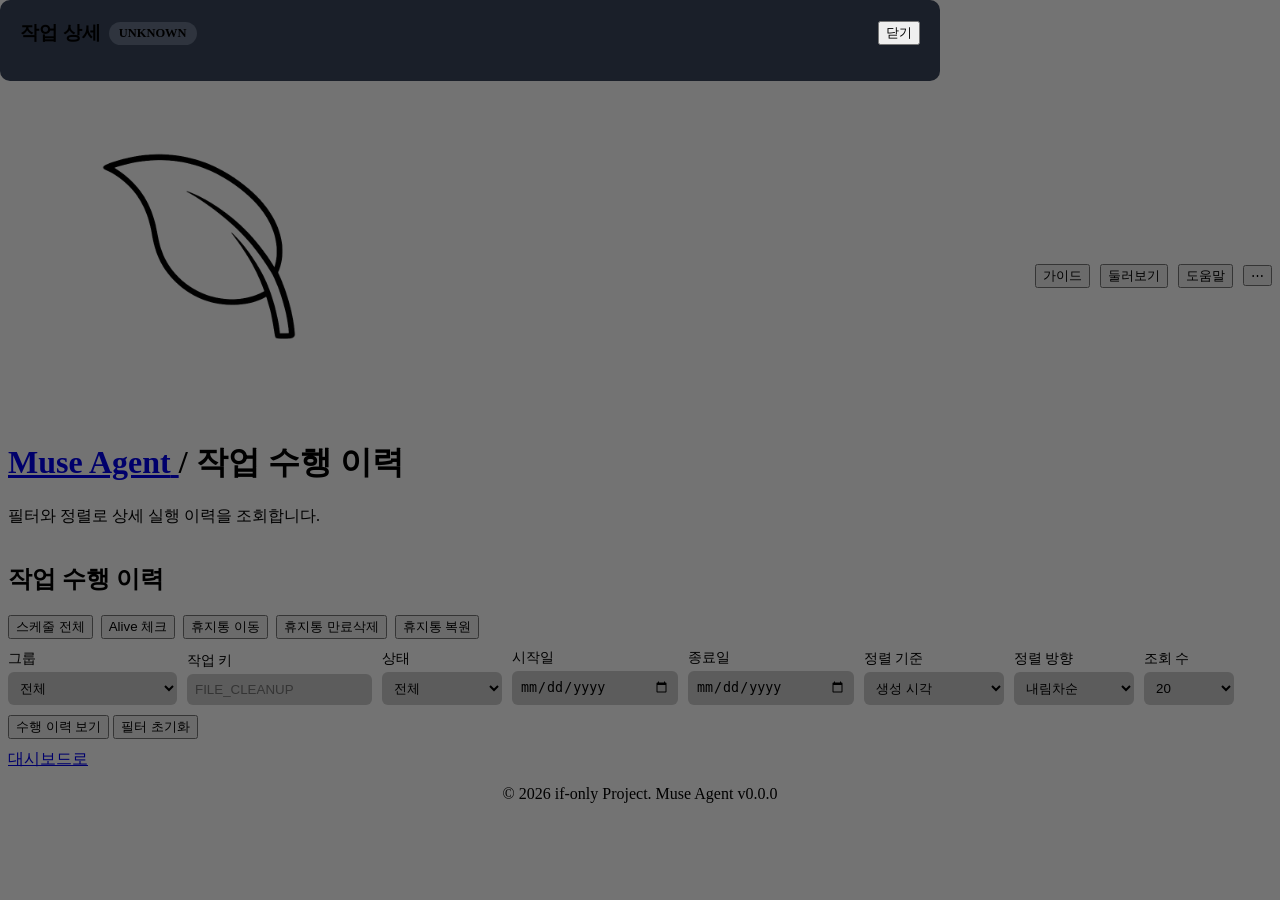
<file: src/main/resources/templates/task-history.html>
<!DOCTYPE html>
<html xmlns:th="http://www.thymeleaf.org" th:lang="${#locale.language}">
<head>
    <meta charset="UTF-8">
    <meta name="viewport" content="width=device-width, initial-scale=1.0">
    <title th:text="#{page.task_history.title}">작업 수행 이력</title>
    <link rel="stylesheet" th:href="@{/css/style.css}">
    <script>(function(){var t=localStorage.getItem('theme-preference');if(t)document.documentElement.dataset.theme=t;})()</script>
    <link rel="stylesheet" th:href="@{/vendor/driverjs/driver.css}">
    <link rel="icon" type="image/svg+xml" th:href="@{/img/muse-agent.svg(v=${appVersion})}">
    <link rel="icon" type="image/x-icon" th:href="@{/favicon.ico(v=${appVersion})}">
</head>
<body>
<div class="container">
    <header>
        <div style="display: flex; justify-content: space-between; align-items: center; flex-wrap: wrap; gap: 10px;">
            <div>
                <h1 class="service-title">
                    <a href="/" class="service-title-brand">
                        <img th:src="@{/img/muse-agent.svg(v=${appVersion})}" src="/img/muse-agent.svg" alt="Muse Agent" class="service-title-logo">
                        <span>Muse Agent</span>
                    </a>
                    <span class="service-title-divider">/</span>
                    <span th:text="#{page.task_history.title}">작업 수행 이력</span>
                </h1>
                <p class="subtitle" th:text="#{page.task_history.subtitle}">필터와 정렬로 상세 실행 이력을 조회합니다.</p>
            </div>
            <div class="muse-action-group" style="display: flex; gap: 10px; align-items: center; flex-wrap: wrap;">
                <button id="btnGuidePage" class="btn btn-outline btn-sm" type="button"
                    onclick="location.href='/guide'"
                    th:text="#{nav.guide}">가이드</button>
                <button id="btnStartGuide" class="btn btn-outline btn-sm" type="button"
                    th:attr="data-help-title=#{tour.muse.guide.title},data-help-desc=#{tour.muse.guide.desc}"
                    th:text="#{nav.guide_start}">둘러보기</button>
                <button id="btnHelpMode" class="btn btn-outline btn-sm btn-help-toggle" type="button" data-help-toggle="true"
                    th:attr="data-label-show=#{page.help.toggle.show},data-label-hide=#{page.help.toggle.hide}"
                    th:text="#{page.help.toggle.show}">도움말</button>
                <div class="muse-more-menu">
                    <button type="button" class="btn btn-outline btn-sm muse-more-toggle"
                            onclick="toggleMoreMenu(event)"
                            th:attr="title=#{nav.more_menu.tooltip}"
                            title="더보기">⋯</button>
                    <div class="muse-more-dropdown" id="moreMenuDropdown" style="display:none;">
                        <a href="#" id="museThemeToggle" class="muse-more-item"
                           onclick="(function(){var cur=document.documentElement.dataset.theme==='dark'?'dark':'soft';var t=cur==='dark'?'soft':'dark';localStorage.setItem('theme-preference',t);if(t==='soft')document.documentElement.removeAttribute('data-theme');else document.documentElement.dataset.theme=t;fetch('/api/settings/theme',{method:'PUT',headers:{'Content-Type':'application/json'},body:JSON.stringify({theme:t})}).catch(function(){});})();closeMoreMenu();return false;"
                           th:text="#{nav.theme}">테마</a>
                        <div class="muse-more-divider"></div>
                        <a class="muse-more-item" th:href="@{''(lang='ko')}" onclick="closeMoreMenu()" th:text="#{nav.lang.ko}">한국어</a>
                        <a class="muse-more-item" th:href="@{''(lang='en')}" onclick="closeMoreMenu()" th:text="#{nav.lang.en}">EN</a>
                        <a class="muse-more-item" th:href="@{''(lang='ja')}" onclick="closeMoreMenu()" th:text="#{nav.lang.ja}">日本語</a>
                    </div>
                </div>
            </div>
        </div>
    </header>

    <main>
        <section class="card" id="taskHistoryMainSection"
            th:attr="data-help-title=#{help.task_history.main.title},data-help-desc=#{help.task_history.main.desc},data-help-placement='bottom'">
            <h2 th:text="#{page.dashboard.section.task_history}">작업 수행 이력</h2>

            <div id="taskHistoryPresets" style="display: flex; gap: 8px; flex-wrap: wrap; margin-bottom: 10px;"
                th:attr="data-help-title=#{help.task_history.presets.title},data-help-desc=#{help.task_history.presets.desc},data-help-placement='bottom'">
                <button type="button" class="btn btn-outline btn-sm" onclick="applyTaskHistoryPreset('allScheduled')" th:text="#{page.task_history.btn.preset_all_scheduled}">스케줄 전체</button>
                <button type="button" class="btn btn-outline btn-sm" onclick="applyTaskHistoryPreset('alivePoll')" th:text="#{page.task_history.btn.preset_alive_poll}">Alive 체크</button>
                <button type="button" class="btn btn-outline btn-sm" onclick="applyTaskHistoryPreset('trashMove')" th:text="#{page.task_history.btn.preset_trash_move}">휴지통 이동</button>
                <button type="button" class="btn btn-outline btn-sm" onclick="applyTaskHistoryPreset('trashPurge')" th:text="#{page.task_history.btn.preset_trash_purge}">휴지통 만료삭제</button>
                <button type="button" class="btn btn-outline btn-sm" onclick="applyTaskHistoryPreset('trashRestore')" th:text="#{page.task_history.btn.preset_trash_restore}">휴지통 복원</button>
            </div>

            <div id="taskHistoryFilters" style="display: flex; flex-wrap: wrap; gap: 10px; align-items: end; margin-bottom: 10px;"
                th:attr="data-help-title=#{help.task_history.filters.title},data-help-desc=#{help.task_history.filters.desc},data-help-placement='bottom'">
                <div>
                    <label for="taskHistoryTaskGroup" style="display:block; color: var(--text-secondary); font-size: 0.85rem; margin-bottom: 4px;" th:text="#{page.dashboard.js.task_filter_group}">그룹</label>
                    <select id="taskHistoryTaskGroup" style="min-width: 150px; padding: 8px; border-radius: 6px; background-color: rgba(0,0,0,0.2); color: var(--text-primary); border: 1px solid var(--border-color);">
                        <option value="" th:text="#{page.dashboard.js.task_filter_all}">전체</option>
                        <option value="SCHEDULED_TASKS">SCHEDULED_TASKS</option>
                        <option value="MANUAL_TASKS">MANUAL_TASKS</option>
                    </select>
                </div>
                <div>
                    <label for="taskHistoryTaskKey" style="display:block; color: var(--text-secondary); font-size: 0.85rem; margin-bottom: 4px;" th:text="#{page.dashboard.js.task_filter_task_key}">작업 키</label>
                          <input id="taskHistoryTaskKey" type="text" style="min-width: 160px; padding: 8px; border-radius: 6px; background-color: rgba(0,0,0,0.2); color: var(--text-primary); border: 1px solid var(--border-color);" placeholder="FILE_CLEANUP"
                              th:attr="data-help-title=#{help.task_history.task_key_input.title},data-help-desc=#{help.task_history.task_key_input.desc},data-help-placement='right'" />
                </div>
                <div>
                    <label for="taskHistoryStatus" style="display:block; color: var(--text-secondary); font-size: 0.85rem; margin-bottom: 4px;" th:text="#{page.dashboard.js.task_filter_status}">상태</label>
                    <select id="taskHistoryStatus" style="min-width: 120px; padding: 8px; border-radius: 6px; background-color: rgba(0,0,0,0.2); color: var(--text-primary); border: 1px solid var(--border-color);"
                        th:attr="data-help-title=#{help.task_history.status_filter.title},data-help-desc=#{help.task_history.status_filter.desc},data-help-placement='right'">
                        <option value="" th:text="#{page.dashboard.js.task_filter_all}">전체</option>
                        <option value="SUCCESS" th:text="#{page.dashboard.js.task_status_success}">성공</option>
                        <option value="FAILED" th:text="#{page.dashboard.js.task_status_failed}">실패</option>
                        <option value="SKIPPED" th:text="#{page.dashboard.js.task_status_skipped}">건너뜀</option>
                    </select>
                </div>
                <div>
                    <label for="taskHistoryStartDate" style="display:block; color: var(--text-secondary); font-size: 0.85rem; margin-bottom: 4px;" th:text="#{page.dashboard.js.task_filter_start_date}">시작일</label>
                    <input id="taskHistoryStartDate" type="date" style="min-width: 150px; padding: 8px; border-radius: 6px; background-color: rgba(0,0,0,0.2); color: var(--text-primary); border: 1px solid var(--border-color);"
                        th:attr="data-help-title=#{help.task_history.start_date_input.title},data-help-desc=#{help.task_history.start_date_input.desc},data-help-placement='right'" />
                </div>
                <div>
                    <label for="taskHistoryEndDate" style="display:block; color: var(--text-secondary); font-size: 0.85rem; margin-bottom: 4px;" th:text="#{page.dashboard.js.task_filter_end_date}">종료일</label>
                    <input id="taskHistoryEndDate" type="date" style="min-width: 150px; padding: 8px; border-radius: 6px; background-color: rgba(0,0,0,0.2); color: var(--text-primary); border: 1px solid var(--border-color);"
                        th:attr="data-help-title=#{help.task_history.end_date_input.title},data-help-desc=#{help.task_history.end_date_input.desc},data-help-placement='right'" />
                </div>
                <div>
                    <label for="taskHistorySortBy" style="display:block; color: var(--text-secondary); font-size: 0.85rem; margin-bottom: 4px;" th:text="#{page.dashboard.js.task_filter_sort_by}">정렬 기준</label>
                    <select id="taskHistorySortBy" style="min-width: 140px; padding: 8px; border-radius: 6px; background-color: rgba(0,0,0,0.2); color: var(--text-primary); border: 1px solid var(--border-color);">
                        <option value="createdAt" th:text="#{page.dashboard.js.task_sort_created_at}">생성 시각</option>
                        <option value="completedAt" th:text="#{page.dashboard.js.task_sort_completed_at}">완료 시각</option>
                        <option value="startedAt" th:text="#{page.dashboard.js.task_sort_started_at}">시작 시각</option>
                    </select>
                </div>
                <div>
                    <label for="taskHistorySortDir" style="display:block; color: var(--text-secondary); font-size: 0.85rem; margin-bottom: 4px;" th:text="#{page.dashboard.js.task_filter_sort_dir}">정렬 방향</label>
                    <select id="taskHistorySortDir" style="min-width: 120px; padding: 8px; border-radius: 6px; background-color: rgba(0,0,0,0.2); color: var(--text-primary); border: 1px solid var(--border-color);">
                        <option value="desc" th:text="#{page.dashboard.js.task_sort_desc}">내림차순</option>
                        <option value="asc" th:text="#{page.dashboard.js.task_sort_asc}">오름차순</option>
                    </select>
                </div>
                <div>
                    <label for="taskHistoryLimit" style="display:block; color: var(--text-secondary); font-size: 0.85rem; margin-bottom: 4px;" th:text="#{page.dashboard.js.task_filter_limit}">조회 수</label>
                    <select id="taskHistoryLimit" style="min-width: 90px; padding: 8px; border-radius: 6px; background-color: rgba(0,0,0,0.2); color: var(--text-primary); border: 1px solid var(--border-color);">
                        <option value="10">10</option>
                        <option value="20" selected>20</option>
                        <option value="50">50</option>
                        <option value="100">100</option>
                    </select>
                </div>
            </div>

            <div class="test-buttons" style="margin-bottom: 10px;">
                <button id="btnTaskHistory" class="btn btn-secondary" onclick="loadTaskExecutionHistory()"
                    th:attr="data-help-title=#{help.task_history.load_btn.title},data-help-desc=#{help.task_history.load_btn.desc},data-help-placement='top'"
                    th:text="#{page.dashboard.btn.load_task_history}">수행 이력 보기</button>
                <button id="btnTaskHistoryReset" class="btn btn-outline" type="button" onclick="resetTaskHistoryFilters()"
                    th:attr="data-help-title=#{help.task_history.reset_btn.title},data-help-desc=#{help.task_history.reset_btn.desc},data-help-placement='top'"
                    th:text="#{page.dashboard.js.task_filter_reset}">필터 초기화</button>
            </div>

            <div id="taskHistoryContent" style="margin-top: 10px;"></div>
        </section>
    </main>

    <footer>
        <div class="button-group" style="justify-content: center;">
            <a href="/" class="btn btn-secondary" th:text="#{page.task_history.btn.back_dashboard}">대시보드로</a>
        </div>
        <p style="text-align: center; margin-top: 15px;">&copy; 2026 if-only Project. Muse Agent v<span th:text="${appVersion}">0.0.0</span></p>
    </footer>
</div>

<div id="taskHistoryDetailModal" class="hidden" style="position: fixed; inset: 0; background: rgba(0,0,0,0.55); z-index: 1100; align-items: center; justify-content: center;">
    <div style="width: min(900px, 92vw); max-height: 85vh; overflow: auto; background: #1a1f29; border: 1px solid var(--border-color); border-radius: 10px; padding: 20px;">
        <div style="display: flex; justify-content: space-between; align-items: center; margin-bottom: 15px;">
            <div style="display: flex; align-items: center; gap: 8px; flex-wrap: wrap;">
                <h3 id="taskHistoryDetailTitle" style="margin: 0; color: var(--text-primary);" th:text="#{page.dashboard.js.task_detail_title}">작업 상세</h3>
                <span id="taskHistorySummaryBadge" style="display: inline-block; padding: 4px 10px; border-radius: 999px; font-size: 0.78rem; font-weight: 700; color: var(--text-primary); background: rgba(108,117,125,0.25); border: 1px solid var(--border-color);" th:text="#{page.dashboard.js.task_detail_summary_unknown}">UNKNOWN</span>
            </div>
            <button type="button" class="btn btn-secondary btn-sm" onclick="closeTaskHistoryDetailModal()" th:text="#{page.dashboard.js.task_detail_close}">닫기</button>
        </div>
        <div id="taskHistoryDetailBody" style="margin: 0; overflow: auto; max-height: 60vh;"></div>
    </div>
</div>

<script th:inline="javascript">
/*<![CDATA[*/
const I18N = {
    testing: /*[[#{page.dashboard.js.testing}]]*/ '테스트 중...',
    noTaskHistory: /*[[#{page.dashboard.js.no_task_history}]]*/ '아직 저장된 작업 수행 이력이 없습니다.',
    taskHistoryTitle: /*[[#{page.dashboard.js.task_history_title}]]*/ '최근 작업 수행 이력',
    taskColTask: /*[[#{page.dashboard.js.task_col_task}]]*/ '작업',
    taskColStatus: /*[[#{page.dashboard.js.task_col_status}]]*/ '결과',
    taskColRunAt: /*[[#{page.dashboard.js.task_col_run_at}]]*/ '실행 시각',
    taskColTarget: /*[[#{page.dashboard.js.task_col_target}]]*/ '대상 수',
    taskColSuccess: /*[[#{page.dashboard.js.task_col_success}]]*/ '성공',
    taskColFailure: /*[[#{page.dashboard.js.task_col_failure}]]*/ '실패',
    taskStatusSuccess: /*[[#{page.dashboard.js.task_status_success}]]*/ '성공',
    taskStatusFailed: /*[[#{page.dashboard.js.task_status_failed}]]*/ '실패',
    taskStatusSkipped: /*[[#{page.dashboard.js.task_status_skipped}]]*/ '건너뜀',
    taskDetailExecutionId: /*[[#{page.dashboard.js.task_detail_execution_id}]]*/ '실행 ID',
    taskDetailTaskGroup: /*[[#{page.dashboard.js.task_detail_task_group}]]*/ '작업 그룹',
    taskDetailTaskKey: /*[[#{page.dashboard.js.task_detail_task_key}]]*/ '작업 키',
    taskDetailTaskName: /*[[#{page.dashboard.js.task_detail_task_name}]]*/ '작업 이름',
    taskDetailStatus: /*[[#{page.dashboard.js.task_detail_status}]]*/ '상태',
    taskDetailTarget: /*[[#{page.dashboard.js.task_detail_target}]]*/ '대상 수',
    taskDetailSuccess: /*[[#{page.dashboard.js.task_detail_success}]]*/ '성공 수',
    taskDetailFailure: /*[[#{page.dashboard.js.task_detail_failure}]]*/ '실패 수',
    taskDetailStartedAt: /*[[#{page.dashboard.js.task_detail_started_at}]]*/ '시작 시각',
    taskDetailCompletedAt: /*[[#{page.dashboard.js.task_detail_completed_at}]]*/ '완료 시각',
    taskDetailCreatedAt: /*[[#{page.dashboard.js.task_detail_created_at}]]*/ '저장 시각',
    taskDetailError: /*[[#{page.dashboard.js.task_detail_error}]]*/ '오류 메시지',
    taskDetailMetadata: /*[[#{page.dashboard.js.task_detail_metadata}]]*/ '메타데이터',
    taskDetailEmpty: /*[[#{page.dashboard.js.task_detail_empty}]]*/ '없음',
    taskDetailSummarySuccess: /*[[#{page.dashboard.js.task_detail_summary_success}]]*/ '성공',
    taskDetailSummaryFailed: /*[[#{page.dashboard.js.task_detail_summary_failed}]]*/ '실패',
    taskDetailSummarySkipped: /*[[#{page.dashboard.js.task_detail_summary_skipped}]]*/ '건너뜀',
    taskDetailSummaryUnknown: /*[[#{page.dashboard.js.task_detail_summary_unknown}]]*/ '알 수 없음'
};
window.MUSE_TOUR_I18N = {
    guideTitle: /*[[#{tour.muse.guide.title}]]*/ '가이드 다시 보기',
    guideDesc: /*[[#{tour.muse.guide.desc}]]*/ '언제든 이 버튼으로 투어를 다시 시작할 수 있습니다.',
    taskHistoryPageTitle: /*[[#{tour.muse.task_history_page.title}]]*/ '작업 이력 화면',
    taskHistoryPageDesc: /*[[#{tour.muse.task_history_page.desc}]]*/ '스케줄과 수동 작업의 실행 결과를 필터링해 조회합니다.',
    taskHistoryPresetsTitle: /*[[#{tour.muse.task_history_presets.title}]]*/ '빠른 프리셋',
    taskHistoryPresetsDesc: /*[[#{tour.muse.task_history_presets.desc}]]*/ '자주 쓰는 작업 그룹과 키 조합을 한 번에 적용합니다.',
    taskHistoryFiltersTitle: /*[[#{tour.muse.task_history_filters.title}]]*/ '상세 필터',
    taskHistoryFiltersDesc: /*[[#{tour.muse.task_history_filters.desc}]]*/ '상태, 기간, 정렬 조건을 조합해 원하는 이력만 조회합니다.',
    taskHistoryLoadTitle: /*[[#{tour.muse.task_history_load.title}]]*/ '이력 조회',
    taskHistoryLoadDesc: /*[[#{tour.muse.task_history_load.desc}]]*/ '현재 필터 조건으로 최근 작업 이력을 불러옵니다.'
};
/*]]>*/
</script>
<script th:src="@{/js/task-history.js}"></script>
<script th:src="@{/vendor/driverjs/driver.js.iife.js}"></script>
<script th:src="@{/js/more-menu.js}"></script>
<script th:src="@{/js/onboarding-tour.js}"></script>
<script th:src="@{/js/context-help.js}"></script>
</body>
</html>
</file>
